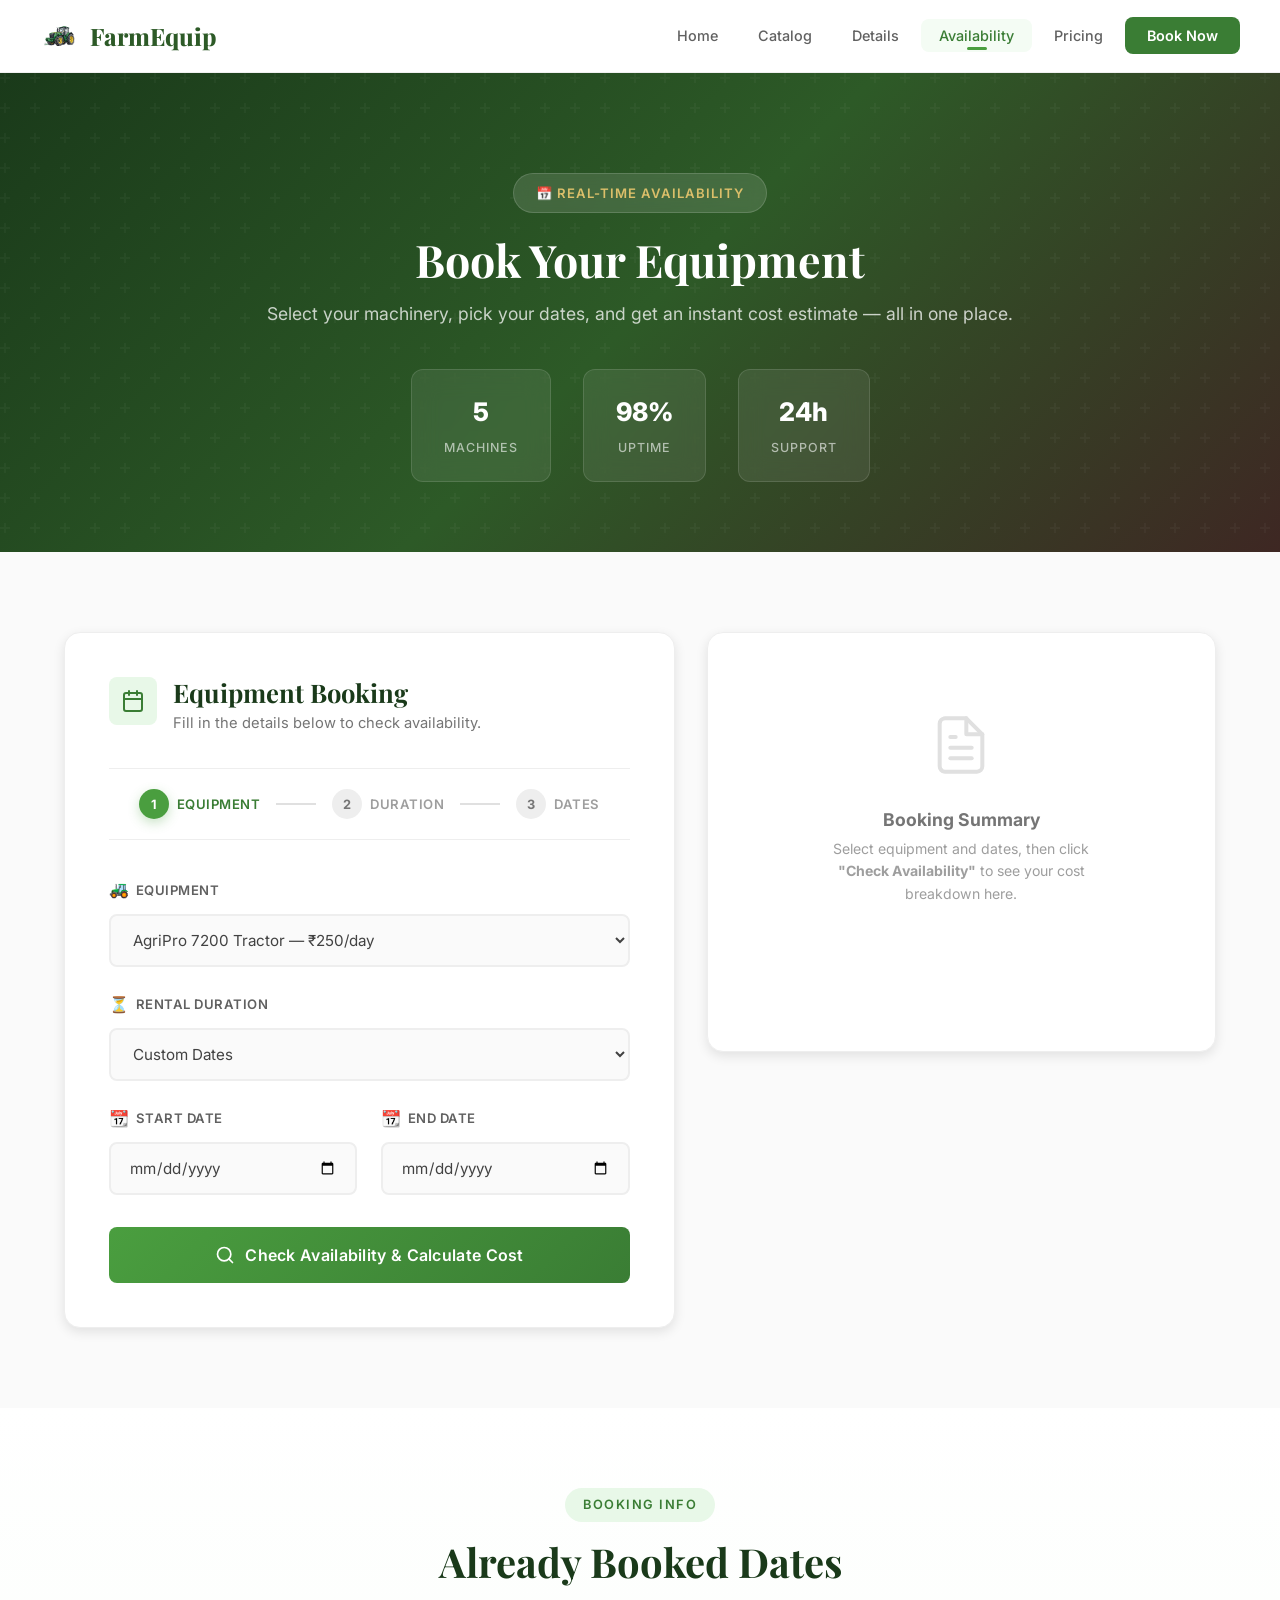
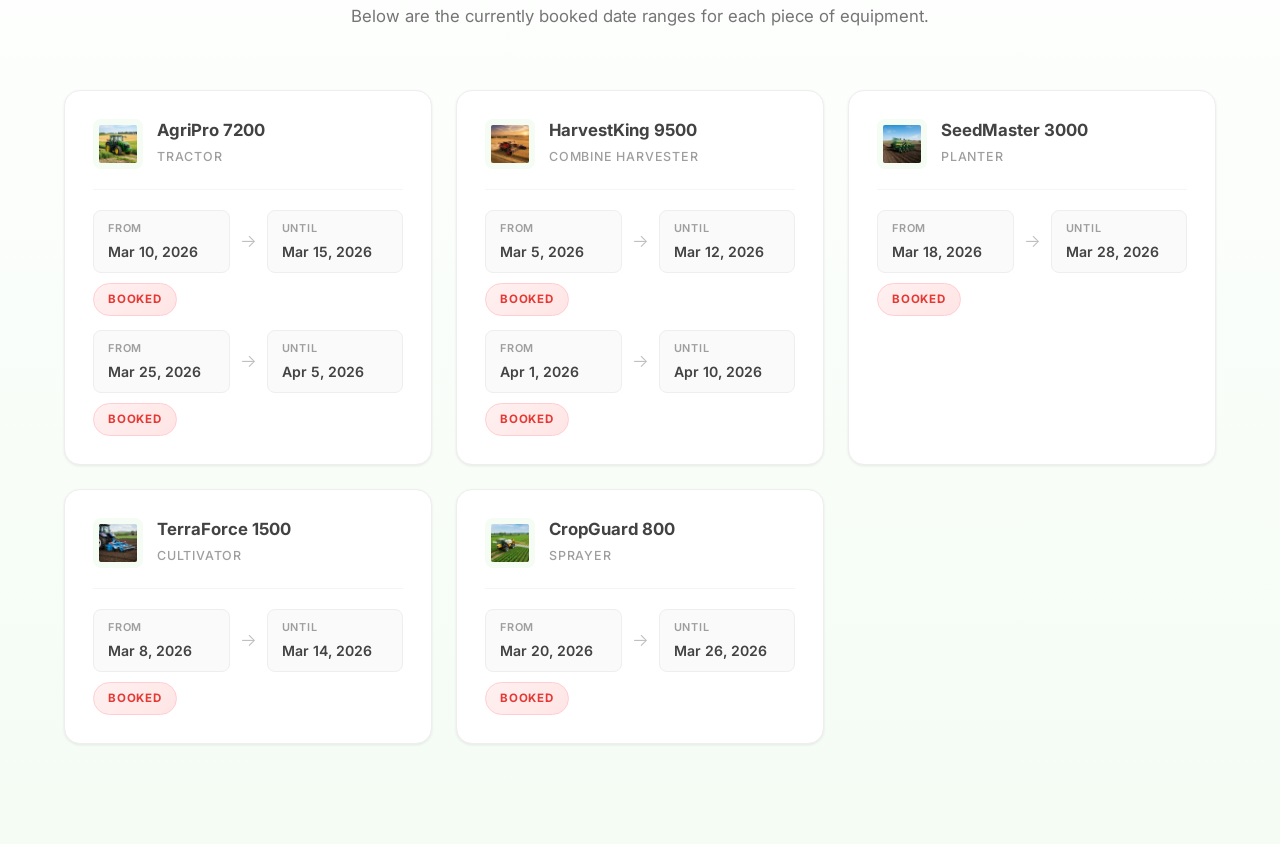
<file: FarmEquip/availability.html>
<!DOCTYPE html>
<html lang="en">

<head>
    <meta charset="UTF-8">
    <meta name="viewport" content="width=device-width, initial-scale=1.0">
    <meta name="description"
        content="Check equipment availability and book your agricultural machinery at FarmEquip. Real-time booking validation and rental cost calculator.">
    <title>Check Availability | FarmEquip</title>
    <link rel="stylesheet" href="common.css">
    <link rel="stylesheet" href="availability.css">
</head>

<body>
    <nav class="navbar" id="navbar">
        <div class="nav-inner">
            <a href="index.html" class="nav-logo">
                <img src="images/logo.png" alt="FarmEquip Logo" class="nav-logo-img">
                FarmEquip
            </a>
            <ul class="nav-links" id="navLinks">
                <li><a href="index.html">Home</a></li>
                <li><a href="catalog.html">Catalog</a></li>
                <li><a href="details.html">Details</a></li>
                <li><a href="availability.html" class="active">Availability</a></li>
                <li><a href="pricing.html">Pricing</a></li>
                <li><a href="availability.html" class="nav-cta">Book Now</a></li>
            </ul>
            <button class="hamburger" id="hamburger"
                aria-label="Toggle navigation"><span></span><span></span><span></span></button>
        </div>
    </nav>

    <header class="page-header avail-hero">
        <div class="hero-content">
            <span class="hero-badge">📅 Real-Time Availability</span>
            <h1>Book Your Equipment</h1>
            <p>Select your machinery, pick your dates, and get an instant cost estimate — all in one place.</p>
        </div>
        <div class="hero-stats">
            <div class="hero-stat">
                <span class="stat-number">5</span>
                <span class="stat-label">Machines</span>
            </div>
            <div class="hero-stat">
                <span class="stat-number">98%</span>
                <span class="stat-label">Uptime</span>
            </div>
            <div class="hero-stat">
                <span class="stat-number">24h</span>
                <span class="stat-label">Support</span>
            </div>
        </div>
    </header>

    <section class="section booking-section">
        <div class="container">
            <div class="booking-layout">

                <div class="booking-card">
                    <div class="card-header">
                        <div class="card-icon">
                            <svg width="24" height="24" viewBox="0 0 24 24" fill="none" stroke="currentColor"
                                stroke-width="2" stroke-linecap="round" stroke-linejoin="round">
                                <rect x="3" y="4" width="18" height="18" rx="2" ry="2"></rect>
                                <line x1="16" y1="2" x2="16" y2="6"></line>
                                <line x1="8" y1="2" x2="8" y2="6"></line>
                                <line x1="3" y1="10" x2="21" y2="10"></line>
                            </svg>
                        </div>
                        <div>
                            <h2>Equipment Booking</h2>
                            <p>Fill in the details below to check availability.</p>
                        </div>
                    </div>

                    <div class="form-steps">
                        <div class="step active" data-step="1">
                            <span class="step-number">1</span>
                            <span class="step-text">Equipment</span>
                        </div>
                        <div class="step-line"></div>
                        <div class="step" data-step="2">
                            <span class="step-number">2</span>
                            <span class="step-text">Duration</span>
                        </div>
                        <div class="step-line"></div>
                        <div class="step" data-step="3">
                            <span class="step-number">3</span>
                            <span class="step-text">Dates</span>
                        </div>
                    </div>

                    <div class="form-grid">
                        <div class="form-group full-width">
                            <label for="equipmentSelect">
                                <span class="label-icon">🚜</span> Equipment
                            </label>
                            <select id="equipmentSelect">
                                <option value="1">AgriPro 7200 Tractor — ₹250/day</option>
                                <option value="2">HarvestKing 9500 Combine — ₹450/day</option>
                                <option value="3">SeedMaster 3000 Planter — ₹150/day</option>
                                <option value="4">TerraForce 1500 Cultivator — ₹120/day</option>
                                <option value="5">CropGuard 800 Sprayer — ₹300/day</option>
                            </select>
                        </div>
                        <div class="form-group full-width">
                            <label for="rentalDuration">
                                <span class="label-icon">⏳</span> Rental Duration
                            </label>
                            <select id="rentalDuration">
                                <option value="custom">Custom Dates</option>
                                <option value="7">1 Week</option>
                                <option value="14">2 Weeks</option>
                                <option value="30">1 Month</option>
                                <option value="90">Full Season (3 Months)</option>
                            </select>
                        </div>
                        <div class="form-group">
                            <label for="startDate">
                                <span class="label-icon">📆</span> Start Date
                            </label>
                            <input type="date" id="startDate">
                        </div>
                        <div class="form-group">
                            <label for="endDate">
                                <span class="label-icon">📆</span> End Date
                            </label>
                            <input type="date" id="endDate">
                        </div>
                    </div>
                    <button class="btn btn-primary check-btn" id="checkAvailability">
                        <svg width="20" height="20" viewBox="0 0 24 24" fill="none" stroke="currentColor"
                            stroke-width="2" stroke-linecap="round" stroke-linejoin="round">
                            <circle cx="11" cy="11" r="8"></circle>
                            <line x1="21" y1="21" x2="16.65" y2="16.65"></line>
                        </svg>
                        Check Availability & Calculate Cost
                    </button>
                </div>

                <div class="summary-card" id="bookingSummary">
                    <div class="summary-placeholder" id="summaryPlaceholder">
                        <div class="placeholder-icon">
                            <svg width="64" height="64" viewBox="0 0 24 24" fill="none" stroke="currentColor"
                                stroke-width="1.5" stroke-linecap="round" stroke-linejoin="round">
                                <path d="M14 2H6a2 2 0 0 0-2 2v16a2 2 0 0 0 2 2h12a2 2 0 0 0 2-2V8z"></path>
                                <polyline points="14 2 14 8 20 8"></polyline>
                                <line x1="16" y1="13" x2="8" y2="13"></line>
                                <line x1="16" y1="17" x2="8" y2="17"></line>
                                <polyline points="10 9 9 9 8 9"></polyline>
                            </svg>
                        </div>
                        <h3>Booking Summary</h3>
                        <p>Select equipment and dates, then click <strong>"Check Availability"</strong> to see your cost
                            breakdown here.</p>
                    </div>
                    <div class="summary-result" id="summaryResult" style="display:none;">
                        <div class="summary-header">
                            <span class="summary-icon">📋</span>
                            <h3>Booking Summary</h3>
                        </div>
                        <div id="availStatus"></div>
                        <div id="summaryDetails"></div>
                    </div>
                </div>
            </div>
        </div>
    </section>

    <section class="section booked-section">
        <div class="container">
            <div class="section-header">
                <span class="section-tag">Booking Info</span>
                <h2>Already Booked Dates</h2>
                <p>Below are the currently booked date ranges for each piece of equipment.</p>
            </div>
            <div class="booked-grid">

                <div class="booked-card">
                    <div class="booked-card-header">
                        <img src="images/tractor.png" alt="AgriPro 7200">
                        <div>
                            <h4>AgriPro 7200</h4>
                            <span class="booked-type">Tractor</span>
                        </div>
                    </div>
                    <div class="booked-dates-list">
                        <div class="date-range">
                            <div class="date-chip">
                                <span class="date-label">From</span>
                                <span class="date-value">Mar 10, 2026</span>
                            </div>
                            <span class="date-arrow">→</span>
                            <div class="date-chip">
                                <span class="date-label">Until</span>
                                <span class="date-value">Mar 15, 2026</span>
                            </div>
                            <span class="booked-badge">Booked</span>
                        </div>
                        <div class="date-range">
                            <div class="date-chip">
                                <span class="date-label">From</span>
                                <span class="date-value">Mar 25, 2026</span>
                            </div>
                            <span class="date-arrow">→</span>
                            <div class="date-chip">
                                <span class="date-label">Until</span>
                                <span class="date-value">Apr 5, 2026</span>
                            </div>
                            <span class="booked-badge">Booked</span>
                        </div>
                    </div>
                </div>

                <div class="booked-card">
                    <div class="booked-card-header">
                        <img src="images/harvester.png" alt="HarvestKing 9500">
                        <div>
                            <h4>HarvestKing 9500</h4>
                            <span class="booked-type">Combine Harvester</span>
                        </div>
                    </div>
                    <div class="booked-dates-list">
                        <div class="date-range">
                            <div class="date-chip">
                                <span class="date-label">From</span>
                                <span class="date-value">Mar 5, 2026</span>
                            </div>
                            <span class="date-arrow">→</span>
                            <div class="date-chip">
                                <span class="date-label">Until</span>
                                <span class="date-value">Mar 12, 2026</span>
                            </div>
                            <span class="booked-badge">Booked</span>
                        </div>
                        <div class="date-range">
                            <div class="date-chip">
                                <span class="date-label">From</span>
                                <span class="date-value">Apr 1, 2026</span>
                            </div>
                            <span class="date-arrow">→</span>
                            <div class="date-chip">
                                <span class="date-label">Until</span>
                                <span class="date-value">Apr 10, 2026</span>
                            </div>
                            <span class="booked-badge">Booked</span>
                        </div>
                    </div>
                </div>

                <div class="booked-card">
                    <div class="booked-card-header">
                        <img src="images/seeder.png" alt="SeedMaster 3000">
                        <div>
                            <h4>SeedMaster 3000</h4>
                            <span class="booked-type">Planter</span>
                        </div>
                    </div>
                    <div class="booked-dates-list">
                        <div class="date-range">
                            <div class="date-chip">
                                <span class="date-label">From</span>
                                <span class="date-value">Mar 18, 2026</span>
                            </div>
                            <span class="date-arrow">→</span>
                            <div class="date-chip">
                                <span class="date-label">Until</span>
                                <span class="date-value">Mar 28, 2026</span>
                            </div>
                            <span class="booked-badge">Booked</span>
                        </div>
                    </div>
                </div>

                <div class="booked-card">
                    <div class="booked-card-header">
                        <img src="images/cultivator.png" alt="TerraForce 1500">
                        <div>
                            <h4>TerraForce 1500</h4>
                            <span class="booked-type">Cultivator</span>
                        </div>
                    </div>
                    <div class="booked-dates-list">
                        <div class="date-range">
                            <div class="date-chip">
                                <span class="date-label">From</span>
                                <span class="date-value">Mar 8, 2026</span>
                            </div>
                            <span class="date-arrow">→</span>
                            <div class="date-chip">
                                <span class="date-label">Until</span>
                                <span class="date-value">Mar 14, 2026</span>
                            </div>
                            <span class="booked-badge">Booked</span>
                        </div>
                    </div>
                </div>

                <div class="booked-card">
                    <div class="booked-card-header">
                        <img src="images/sprayer.png" alt="CropGuard 800">
                        <div>
                            <h4>CropGuard 800</h4>
                            <span class="booked-type">Sprayer</span>
                        </div>
                    </div>
                    <div class="booked-dates-list">
                        <div class="date-range">
                            <div class="date-chip">
                                <span class="date-label">From</span>
                                <span class="date-value">Mar 20, 2026</span>
                            </div>
                            <span class="date-arrow">→</span>
                            <div class="date-chip">
                                <span class="date-label">Until</span>
                                <span class="date-value">Mar 26, 2026</span>
                            </div>
                            <span class="booked-badge">Booked</span>
                        </div>
                    </div>
                </div>
            </div>
        </div>
    </section>

    <script src="common.js"></script>
    <script src="availability.js"></script>
</body>

</html>
</file>
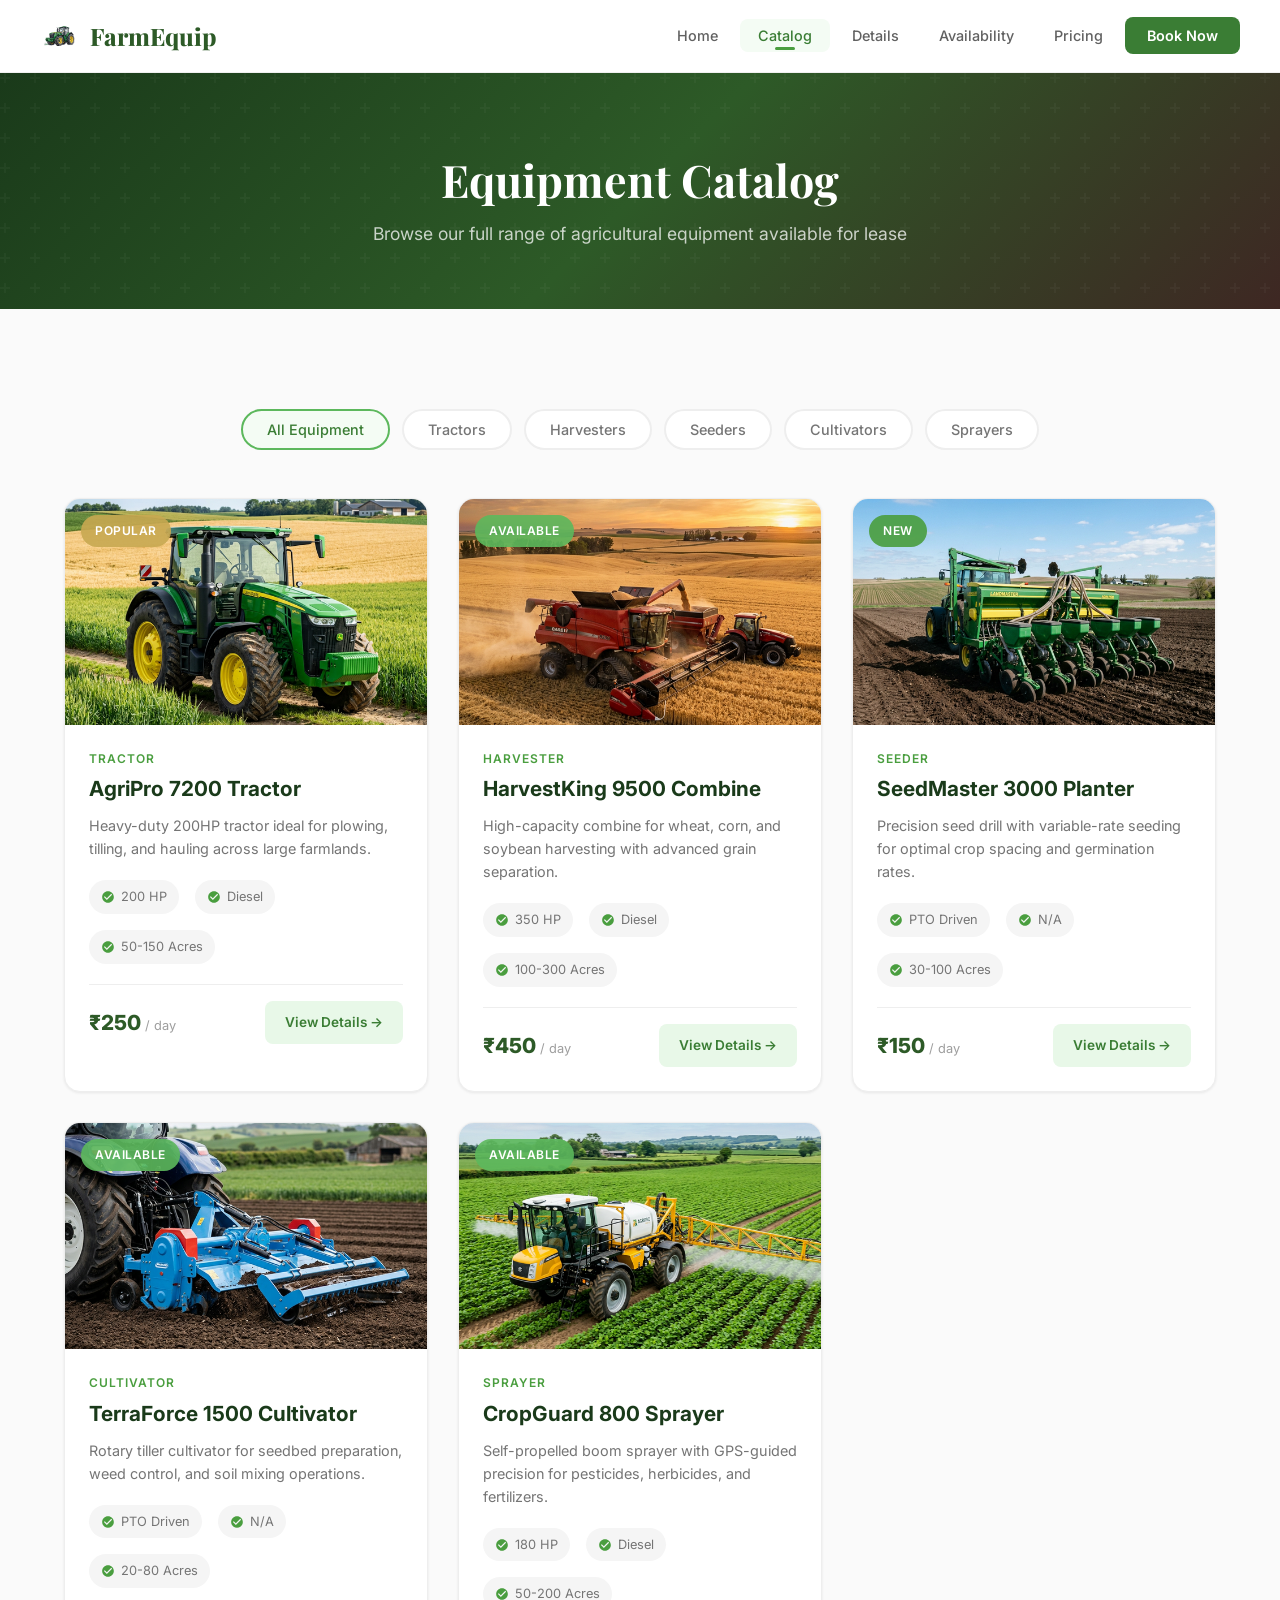
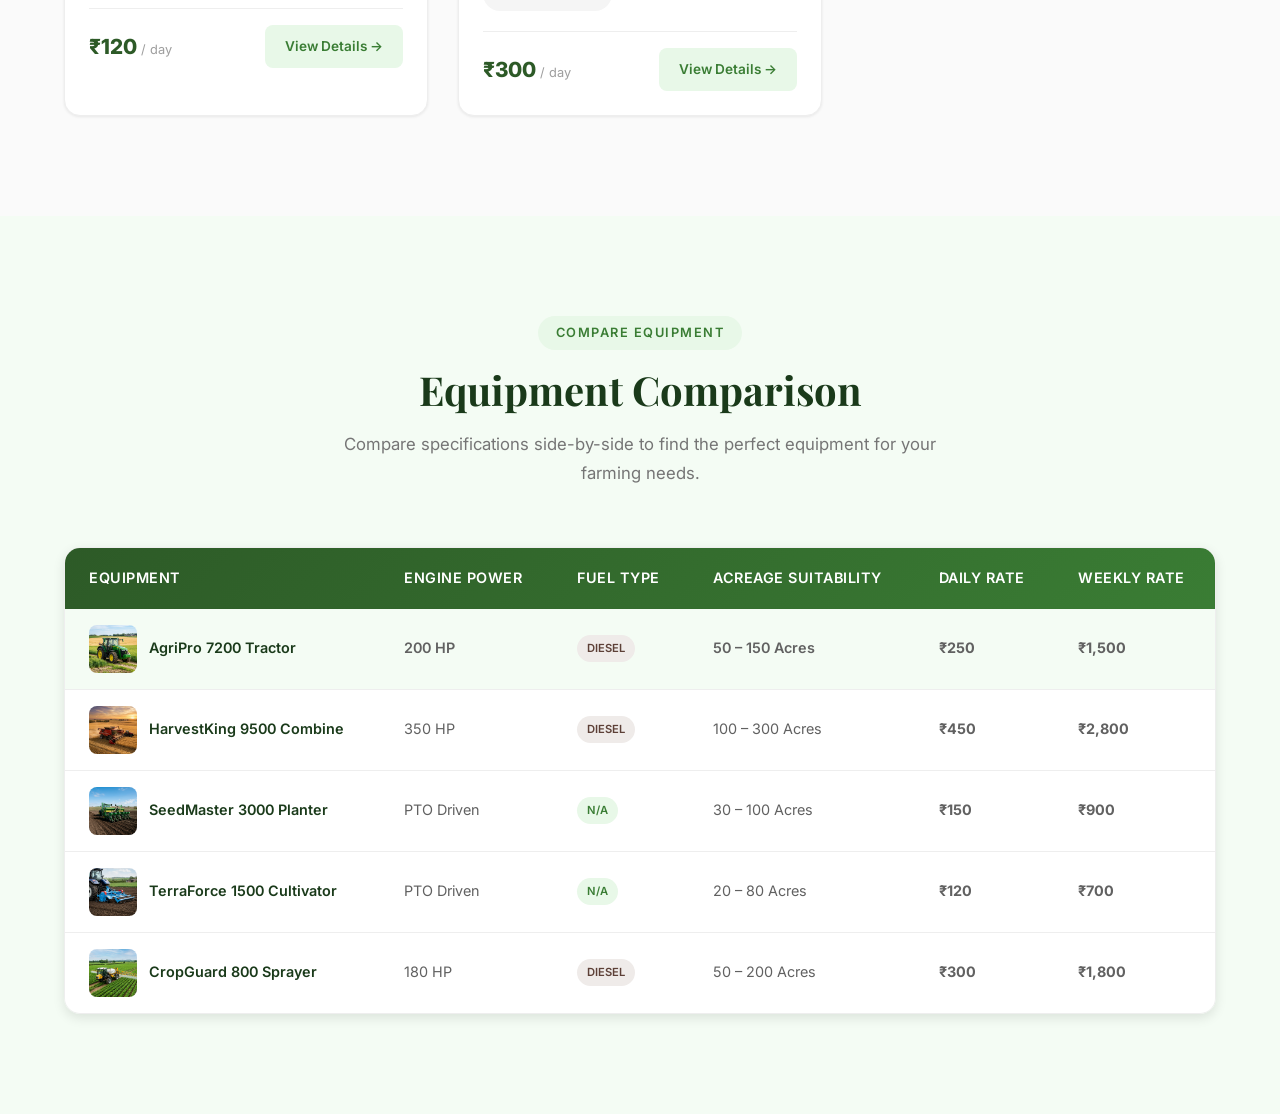
<file: FarmEquip/catalog.html>
<!DOCTYPE html>
<html lang="en">

<head>
    <meta charset="UTF-8">
    <meta name="viewport" content="width=device-width, initial-scale=1.0">
    <meta name="description"
        content="Browse our complete catalog of tractors, harvesters, seeders, cultivators, and sprayers available for lease at FarmEquip.">
    <title>Equipment Catalog | FarmEquip</title>
    <link rel="stylesheet" href="common.css">
    <link rel="stylesheet" href="catalog.css">
</head>

<body>

    <nav class="navbar" id="navbar">
        <div class="nav-inner">
            <a href="index.html" class="nav-logo">
                <img src="images/logo.png" alt="FarmEquip Logo" class="nav-logo-img">
                FarmEquip
            </a>
            <ul class="nav-links" id="navLinks">
                <li><a href="index.html">Home</a></li>
                <li><a href="catalog.html" class="active">Catalog</a></li>
                <li><a href="details.html">Details</a></li>
                <li><a href="availability.html">Availability</a></li>
                <li><a href="pricing.html">Pricing</a></li>
                <li><a href="availability.html" class="nav-cta">Book Now</a></li>
            </ul>
            <button class="hamburger" id="hamburger" aria-label="Toggle navigation">
                <span></span>
                <span></span>
                <span></span>
            </button>
        </div>
    </nav>

    <header class="page-header">
        <h1>Equipment Catalog</h1>
        <p>Browse our full range of agricultural equipment available for lease</p>
    </header>

    <section class="section">
        <div class="container">
            <div class="catalog-filters">
                <button class="filter-btn active" data-filter="all">All Equipment</button>
                <button class="filter-btn" data-filter="Tractor">Tractors</button>
                <button class="filter-btn" data-filter="Harvester">Harvesters</button>
                <button class="filter-btn" data-filter="Seeder">Seeders</button>
                <button class="filter-btn" data-filter="Cultivator">Cultivators</button>
                <button class="filter-btn" data-filter="Sprayer">Sprayers</button>
            </div>

            <div class="equipment-grid">
                <article class="equipment-card" data-category="Tractor">
                    <div class="card-image">
                        <img src="images/tractor.png" alt="AgriPro 7200 Tractor">
                        <span class="card-badge badge-popular">Popular</span>
                    </div>
                    <div class="card-body">
                        <div class="card-category">Tractor</div>
                        <h3>AgriPro 7200 Tractor</h3>
                        <p>Heavy-duty 200HP tractor ideal for plowing, tilling, and hauling across large farmlands.</p>
                        <div class="card-specs">
                            <span class="spec-item">
                                <svg viewBox="0 0 24 24">
                                    <path
                                        d="M12 2C6.48 2 2 6.48 2 12s4.48 10 10 10 10-4.48 10-10S17.52 2 12 2zm-2 15l-5-5 1.41-1.41L10 14.17l7.59-7.59L19 8l-9 9z" />
                                </svg>
                                200 HP
                            </span>
                            <span class="spec-item">
                                <svg viewBox="0 0 24 24">
                                    <path
                                        d="M12 2C6.48 2 2 6.48 2 12s4.48 10 10 10 10-4.48 10-10S17.52 2 12 2zm-2 15l-5-5 1.41-1.41L10 14.17l7.59-7.59L19 8l-9 9z" />
                                </svg>
                                Diesel
                            </span>
                            <span class="spec-item">
                                <svg viewBox="0 0 24 24">
                                    <path
                                        d="M12 2C6.48 2 2 6.48 2 12s4.48 10 10 10 10-4.48 10-10S17.52 2 12 2zm-2 15l-5-5 1.41-1.41L10 14.17l7.59-7.59L19 8l-9 9z" />
                                </svg>
                                50-150 Acres
                            </span>
                        </div>
                        <div class="card-footer">
                            <div class="card-price">₹250 <span>/ day</span></div>
                            <a href="details.html?id=1" class="card-link">View Details →</a>
                        </div>
                    </div>
                </article>

                <article class="equipment-card" data-category="Harvester">
                    <div class="card-image">
                        <img src="images/harvester.png" alt="HarvestKing 9500 Combine Harvester">
                        <span class="card-badge badge-available">Available</span>
                    </div>
                    <div class="card-body">
                        <div class="card-category">Harvester</div>
                        <h3>HarvestKing 9500 Combine</h3>
                        <p>High-capacity combine for wheat, corn, and soybean harvesting with advanced grain separation.
                        </p>
                        <div class="card-specs">
                            <span class="spec-item">
                                <svg viewBox="0 0 24 24">
                                    <path
                                        d="M12 2C6.48 2 2 6.48 2 12s4.48 10 10 10 10-4.48 10-10S17.52 2 12 2zm-2 15l-5-5 1.41-1.41L10 14.17l7.59-7.59L19 8l-9 9z" />
                                </svg>
                                350 HP
                            </span>
                            <span class="spec-item">
                                <svg viewBox="0 0 24 24">
                                    <path
                                        d="M12 2C6.48 2 2 6.48 2 12s4.48 10 10 10 10-4.48 10-10S17.52 2 12 2zm-2 15l-5-5 1.41-1.41L10 14.17l7.59-7.59L19 8l-9 9z" />
                                </svg>
                                Diesel
                            </span>
                            <span class="spec-item">
                                <svg viewBox="0 0 24 24">
                                    <path
                                        d="M12 2C6.48 2 2 6.48 2 12s4.48 10 10 10 10-4.48 10-10S17.52 2 12 2zm-2 15l-5-5 1.41-1.41L10 14.17l7.59-7.59L19 8l-9 9z" />
                                </svg>
                                100-300 Acres
                            </span>
                        </div>
                        <div class="card-footer">
                            <div class="card-price">₹450 <span>/ day</span></div>
                            <a href="details.html?id=2" class="card-link">View Details →</a>
                        </div>
                    </div>
                </article>

                <article class="equipment-card" data-category="Seeder">
                    <div class="card-image">
                        <img src="images/seeder.png" alt="SeedMaster 3000 Planter">
                        <span class="card-badge badge-new">New</span>
                    </div>
                    <div class="card-body">
                        <div class="card-category">Seeder</div>
                        <h3>SeedMaster 3000 Planter</h3>
                        <p>Precision seed drill with variable-rate seeding for optimal crop spacing and germination
                            rates.</p>
                        <div class="card-specs">
                            <span class="spec-item">
                                <svg viewBox="0 0 24 24">
                                    <path
                                        d="M12 2C6.48 2 2 6.48 2 12s4.48 10 10 10 10-4.48 10-10S17.52 2 12 2zm-2 15l-5-5 1.41-1.41L10 14.17l7.59-7.59L19 8l-9 9z" />
                                </svg>
                                PTO Driven
                            </span>
                            <span class="spec-item">
                                <svg viewBox="0 0 24 24">
                                    <path
                                        d="M12 2C6.48 2 2 6.48 2 12s4.48 10 10 10 10-4.48 10-10S17.52 2 12 2zm-2 15l-5-5 1.41-1.41L10 14.17l7.59-7.59L19 8l-9 9z" />
                                </svg>
                                N/A
                            </span>
                            <span class="spec-item">
                                <svg viewBox="0 0 24 24">
                                    <path
                                        d="M12 2C6.48 2 2 6.48 2 12s4.48 10 10 10 10-4.48 10-10S17.52 2 12 2zm-2 15l-5-5 1.41-1.41L10 14.17l7.59-7.59L19 8l-9 9z" />
                                </svg>
                                30-100 Acres
                            </span>
                        </div>
                        <div class="card-footer">
                            <div class="card-price">₹150 <span>/ day</span></div>
                            <a href="details.html?id=3" class="card-link">View Details →</a>
                        </div>
                    </div>
                </article>

                <article class="equipment-card" data-category="Cultivator">
                    <div class="card-image">
                        <img src="images/cultivator.png" alt="TerraForce 1500 Cultivator">
                        <span class="card-badge badge-available">Available</span>
                    </div>
                    <div class="card-body">
                        <div class="card-category">Cultivator</div>
                        <h3>TerraForce 1500 Cultivator</h3>
                        <p>Rotary tiller cultivator for seedbed preparation, weed control, and soil mixing operations.
                        </p>
                        <div class="card-specs">
                            <span class="spec-item">
                                <svg viewBox="0 0 24 24">
                                    <path
                                        d="M12 2C6.48 2 2 6.48 2 12s4.48 10 10 10 10-4.48 10-10S17.52 2 12 2zm-2 15l-5-5 1.41-1.41L10 14.17l7.59-7.59L19 8l-9 9z" />
                                </svg>
                                PTO Driven
                            </span>
                            <span class="spec-item">
                                <svg viewBox="0 0 24 24">
                                    <path
                                        d="M12 2C6.48 2 2 6.48 2 12s4.48 10 10 10 10-4.48 10-10S17.52 2 12 2zm-2 15l-5-5 1.41-1.41L10 14.17l7.59-7.59L19 8l-9 9z" />
                                </svg>
                                N/A
                            </span>
                            <span class="spec-item">
                                <svg viewBox="0 0 24 24">
                                    <path
                                        d="M12 2C6.48 2 2 6.48 2 12s4.48 10 10 10 10-4.48 10-10S17.52 2 12 2zm-2 15l-5-5 1.41-1.41L10 14.17l7.59-7.59L19 8l-9 9z" />
                                </svg>
                                20-80 Acres
                            </span>
                        </div>
                        <div class="card-footer">
                            <div class="card-price">₹120 <span>/ day</span></div>
                            <a href="details.html?id=4" class="card-link">View Details →</a>
                        </div>
                    </div>
                </article>

                <article class="equipment-card" data-category="Sprayer">
                    <div class="card-image">
                        <img src="images/sprayer.png" alt="CropGuard 800 Sprayer">
                        <span class="card-badge badge-available">Available</span>
                    </div>
                    <div class="card-body">
                        <div class="card-category">Sprayer</div>
                        <h3>CropGuard 800 Sprayer</h3>
                        <p>Self-propelled boom sprayer with GPS-guided precision for pesticides, herbicides, and
                            fertilizers.</p>
                        <div class="card-specs">
                            <span class="spec-item">
                                <svg viewBox="0 0 24 24">
                                    <path
                                        d="M12 2C6.48 2 2 6.48 2 12s4.48 10 10 10 10-4.48 10-10S17.52 2 12 2zm-2 15l-5-5 1.41-1.41L10 14.17l7.59-7.59L19 8l-9 9z" />
                                </svg>
                                180 HP
                            </span>
                            <span class="spec-item">
                                <svg viewBox="0 0 24 24">
                                    <path
                                        d="M12 2C6.48 2 2 6.48 2 12s4.48 10 10 10 10-4.48 10-10S17.52 2 12 2zm-2 15l-5-5 1.41-1.41L10 14.17l7.59-7.59L19 8l-9 9z" />
                                </svg>
                                Diesel
                            </span>
                            <span class="spec-item">
                                <svg viewBox="0 0 24 24">
                                    <path
                                        d="M12 2C6.48 2 2 6.48 2 12s4.48 10 10 10 10-4.48 10-10S17.52 2 12 2zm-2 15l-5-5 1.41-1.41L10 14.17l7.59-7.59L19 8l-9 9z" />
                                </svg>
                                50-200 Acres
                            </span>
                        </div>
                        <div class="card-footer">
                            <div class="card-price">₹300 <span>/ day</span></div>
                            <a href="details.html?id=5" class="card-link">View Details →</a>
                        </div>
                    </div>
                </article>
            </div>
        </div>
    </section>

    <section class="section" style="background: var(--green-50);">
        <div class="container">
            <div class="section-header">
                <span class="section-tag">Compare Equipment</span>
                <h2>Equipment Comparison</h2>
                <p>Compare specifications side-by-side to find the perfect equipment for your farming needs.</p>
            </div>
            <div class="table-wrapper">
                <table class="comparison-table">
                    <thead>
                        <tr>
                            <th>Equipment</th>
                            <th>Engine Power</th>
                            <th>Fuel Type</th>
                            <th>Acreage Suitability</th>
                            <th>Daily Rate</th>
                            <th>Weekly Rate</th>
                        </tr>
                    </thead>
                    <tbody>
                        <tr class="highlight-row">
                            <td>
                                <div class="table-equipment-name">
                                    <img src="images/tractor.png" alt="Tractor">
                                    AgriPro 7200 Tractor
                                </div>
                            </td>
                            <td>200 HP</td>
                            <td><span class="table-tag tag-diesel">Diesel</span></td>
                            <td>50 – 150 Acres</td>
                            <td><strong>₹250</strong></td>
                            <td><strong>₹1,500</strong></td>
                        </tr>
                        <tr>
                            <td>
                                <div class="table-equipment-name">
                                    <img src="images/harvester.png" alt="Harvester">
                                    HarvestKing 9500 Combine
                                </div>
                            </td>
                            <td>350 HP</td>
                            <td><span class="table-tag tag-diesel">Diesel</span></td>
                            <td>100 – 300 Acres</td>
                            <td><strong>₹450</strong></td>
                            <td><strong>₹2,800</strong></td>
                        </tr>
                        <tr>
                            <td>
                                <div class="table-equipment-name">
                                    <img src="images/seeder.png" alt="Seeder">
                                    SeedMaster 3000 Planter
                                </div>
                            </td>
                            <td>PTO Driven</td>
                            <td><span class="table-tag tag-electric">N/A</span></td>
                            <td>30 – 100 Acres</td>
                            <td><strong>₹150</strong></td>
                            <td><strong>₹900</strong></td>
                        </tr>
                        <tr>
                            <td>
                                <div class="table-equipment-name">
                                    <img src="images/cultivator.png" alt="Cultivator">
                                    TerraForce 1500 Cultivator
                                </div>
                            </td>
                            <td>PTO Driven</td>
                            <td><span class="table-tag tag-electric">N/A</span></td>
                            <td>20 – 80 Acres</td>
                            <td><strong>₹120</strong></td>
                            <td><strong>₹700</strong></td>
                        </tr>
                        <tr>
                            <td>
                                <div class="table-equipment-name">
                                    <img src="images/sprayer.png" alt="Sprayer">
                                    CropGuard 800 Sprayer
                                </div>
                            </td>
                            <td>180 HP</td>
                            <td><span class="table-tag tag-diesel">Diesel</span></td>
                            <td>50 – 200 Acres</td>
                            <td><strong>₹300</strong></td>
                            <td><strong>₹1,800</strong></td>
                        </tr>
                    </tbody>
                </table>
            </div>
        </div>
    </section>

    <script src="common.js"></script>
    <script src="catalog.js"></script>
</body>

</html>
</file>
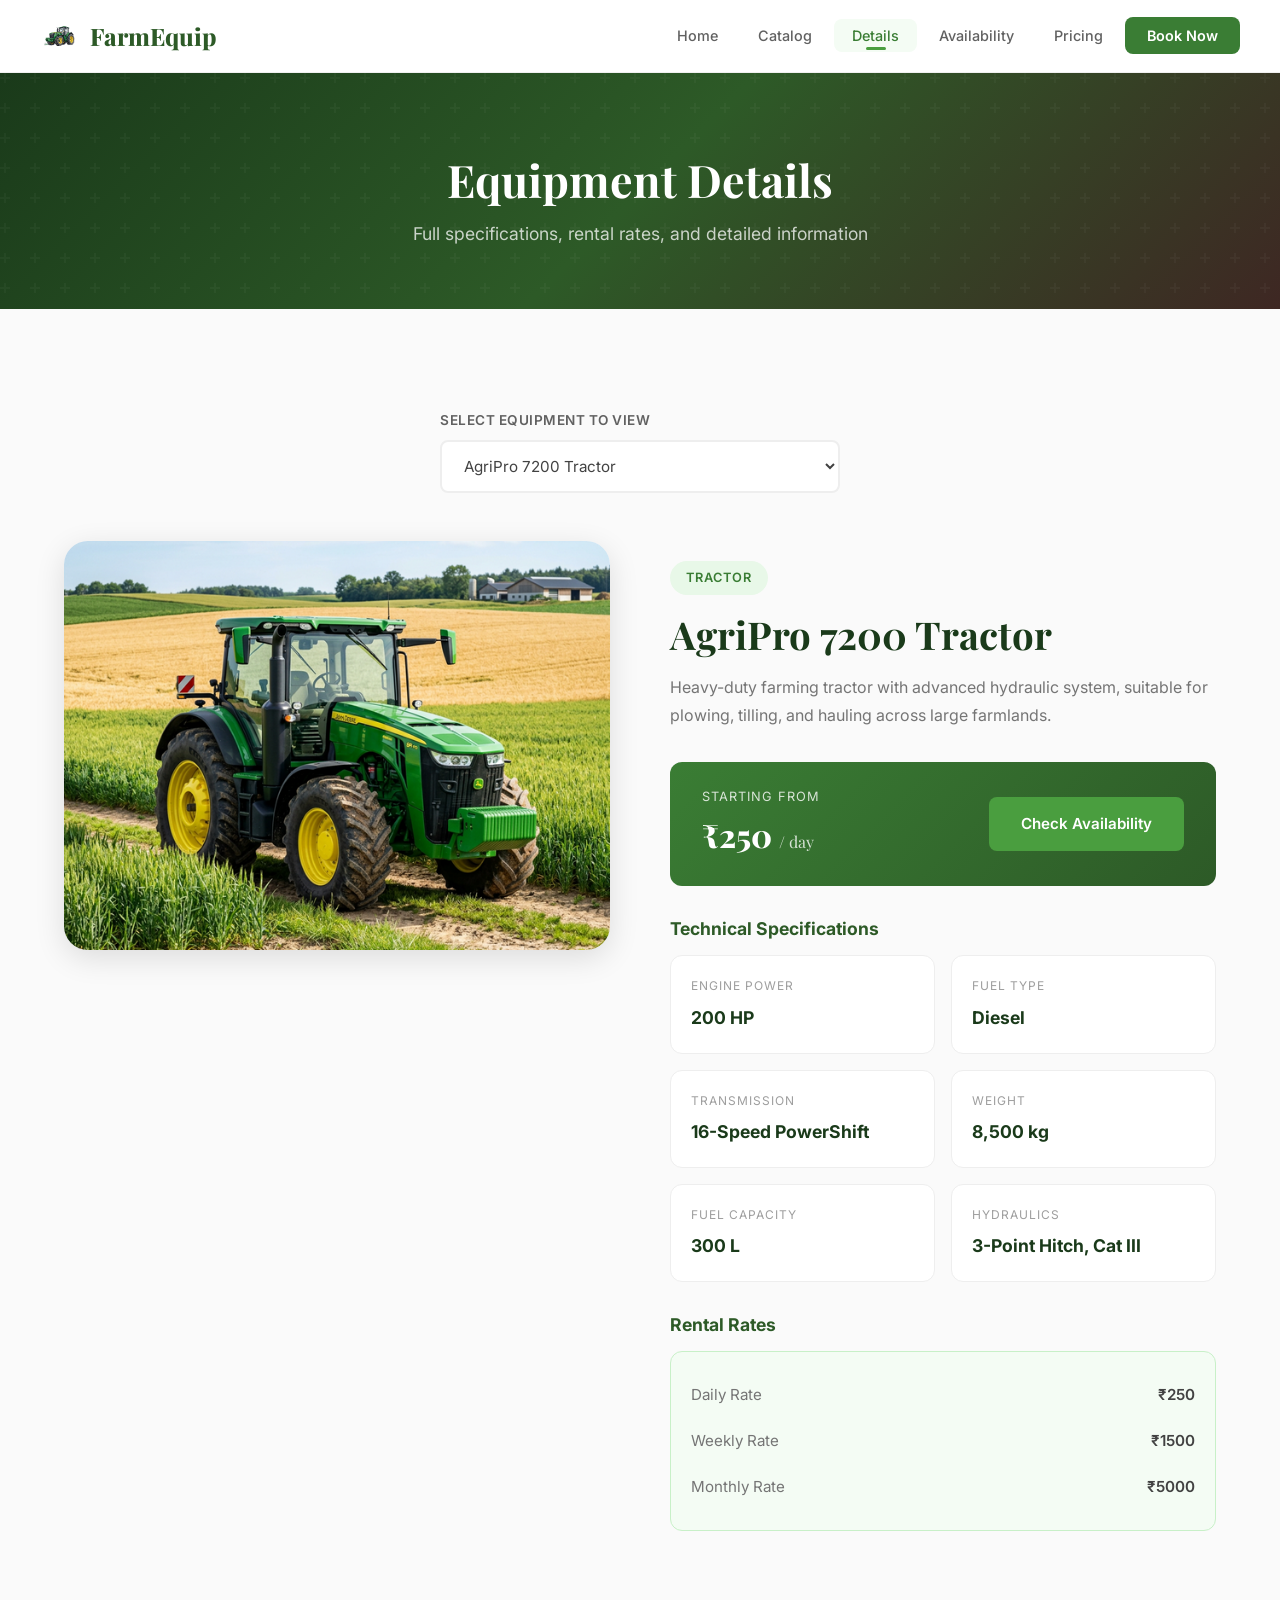
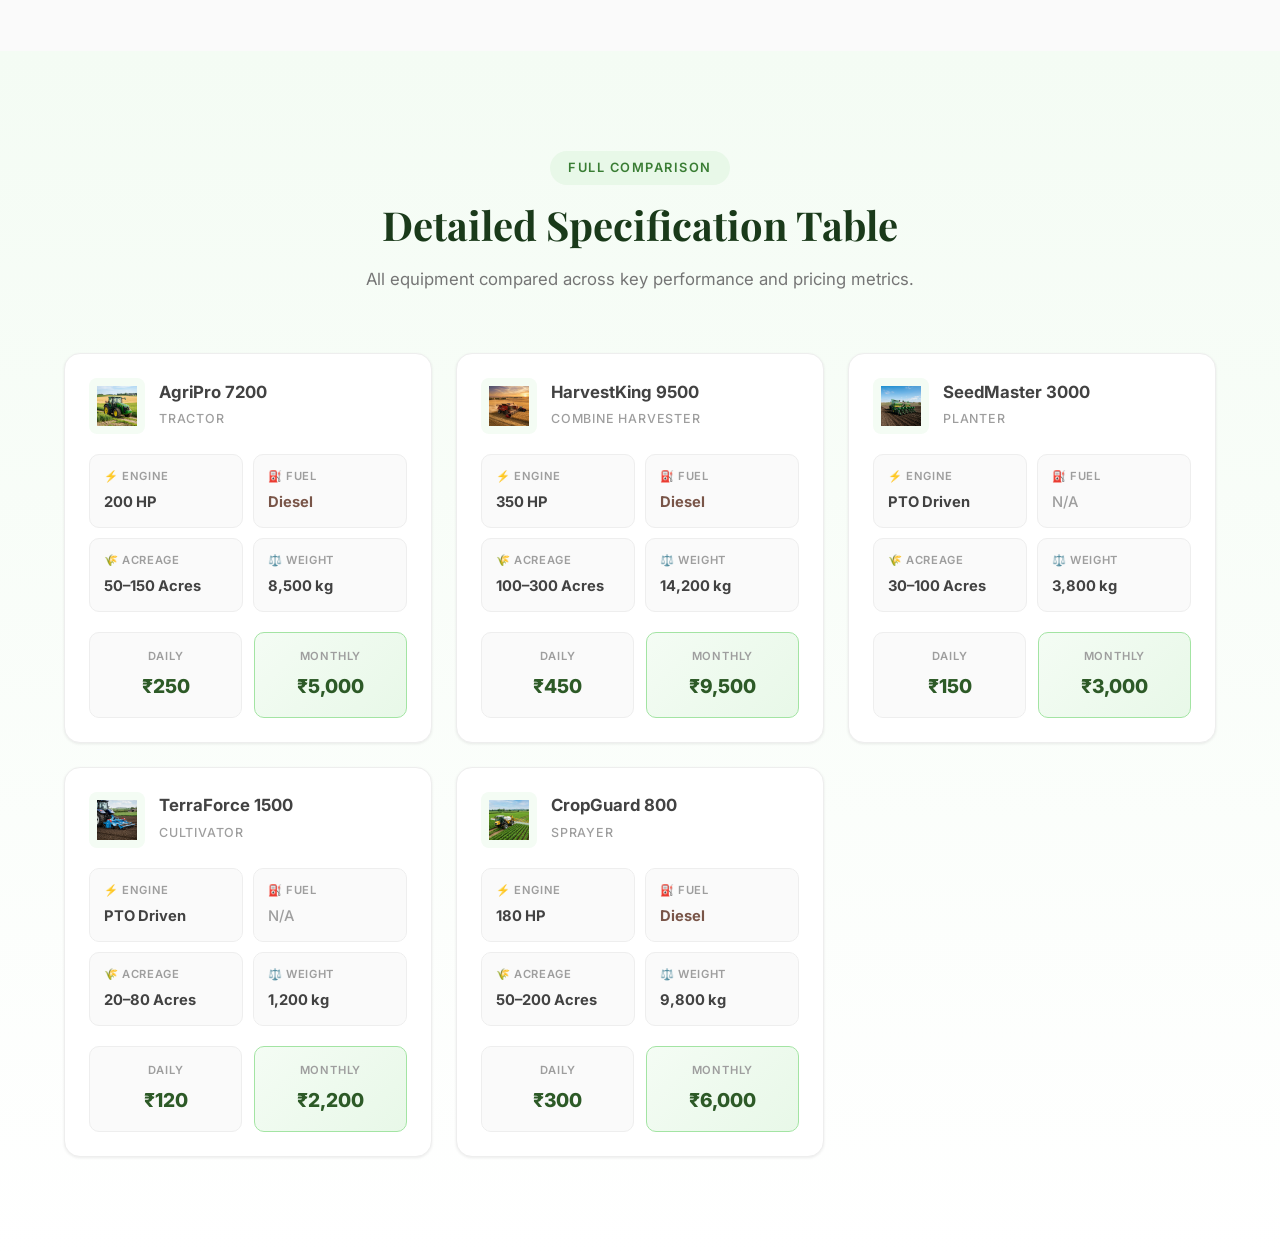
<file: FarmEquip/details.html>
<!DOCTYPE html>
<html lang="en">

<head>
    <meta charset="UTF-8">
    <meta name="viewport" content="width=device-width, initial-scale=1.0">
    <meta name="description"
        content="View full specifications including engine power, fuel type, acreage suitability, and rental rates for FarmEquip agricultural machinery.">
    <title>Equipment Details | FarmEquip</title>
    <link rel="stylesheet" href="common.css">
    <link rel="stylesheet" href="details.css">
</head>

<body>
    <nav class="navbar" id="navbar">
        <div class="nav-inner">
            <a href="index.html" class="nav-logo">
                <img src="images/logo.png" alt="FarmEquip Logo" class="nav-logo-img">
                FarmEquip
            </a>
            <ul class="nav-links" id="navLinks">
                <li><a href="index.html">Home</a></li>
                <li><a href="catalog.html">Catalog</a></li>
                <li><a href="details.html" class="active">Details</a></li>
                <li><a href="availability.html">Availability</a></li>
                <li><a href="pricing.html">Pricing</a></li>
                <li><a href="availability.html" class="nav-cta">Book Now</a></li>
            </ul>
            <button class="hamburger" id="hamburger"
                aria-label="Toggle navigation"><span></span><span></span><span></span></button>
        </div>
    </nav>

    <header class="page-header">
        <h1>Equipment Details</h1>
        <p>Full specifications, rental rates, and detailed information</p>
    </header>

    <section class="section">
        <div class="container">
            <div style="max-width:400px;margin:0 auto 48px;">
                <div class="form-group">
                    <label for="equipmentSelectDetail">Select Equipment to View</label>
                    <select id="equipmentSelectDetail">
                        <option value="1">AgriPro 7200 Tractor</option>
                        <option value="2">HarvestKing 9500 Combine</option>
                        <option value="3">SeedMaster 3000 Planter</option>
                        <option value="4">TerraForce 1500 Cultivator</option>
                        <option value="5">CropGuard 800 Sprayer</option>
                    </select>
                </div>
            </div>
            <div class="detail-layout">
                <div class="detail-image-wrapper">
                    <img src="images/tractor.png" alt="Equipment image" id="detailImage">
                </div>
                <div class="detail-info">
                    <span class="detail-category" id="detailCategory">Tractor</span>
                    <h1 id="detailName">AgriPro 7200 Tractor</h1>
                    <p id="detailDesc">Heavy-duty farming tractor with advanced hydraulic system.</p>
                    <div class="detail-price-box">
                        <div>
                            <div style="font-size:0.8rem;opacity:0.8;text-transform:uppercase;letter-spacing:1px;">
                                Starting From</div>
                            <div class="detail-price" id="detailPrice">₹250 <span>/ day</span></div>
                        </div>
                        <a href="availability.html" class="btn btn-primary">Check Availability</a>
                    </div>
                    <h3
                        style="font-family:'Inter',sans-serif;font-size:1.1rem;margin-bottom:16px;color:var(--green-800);">
                        Technical Specifications</h3>
                    <div class="specs-grid" id="detailSpecs"></div>
                    <h3
                        style="font-family:'Inter',sans-serif;font-size:1.1rem;margin-bottom:16px;color:var(--green-800);">
                        Rental Rates</h3>
                    <div style="background:var(--green-50);border:1px solid var(--green-200);border-radius:var(--radius-md);padding:20px;"
                        id="detailRates"></div>
                </div>
            </div>
        </div>
    </section>

    <section class="section spec-table-section">
        <div class="container">
            <div class="section-header">
                <span class="section-tag">Full Comparison</span>
                <h2>Detailed Specification Table</h2>
                <p>All equipment compared across key performance and pricing metrics.</p>
            </div>
            <div class="spec-cards-grid">

                <div class="spec-card">
                    <div class="spec-card-top">
                        <img src="images/tractor.png" alt="AgriPro 7200">
                        <div>
                            <h4>AgriPro 7200</h4>
                            <span class="spec-card-type">Tractor</span>
                        </div>
                    </div>
                    <div class="spec-pills">
                        <div class="spec-pill">
                            <span class="spec-pill-label">⚡ Engine</span>
                            <span class="spec-pill-value">200 HP</span>
                        </div>
                        <div class="spec-pill">
                            <span class="spec-pill-label">⛽ Fuel</span>
                            <span class="spec-pill-value fuel-diesel">Diesel</span>
                        </div>
                        <div class="spec-pill">
                            <span class="spec-pill-label">🌾 Acreage</span>
                            <span class="spec-pill-value">50–150 Acres</span>
                        </div>
                        <div class="spec-pill">
                            <span class="spec-pill-label">⚖️ Weight</span>
                            <span class="spec-pill-value">8,500 kg</span>
                        </div>
                    </div>
                    <div class="spec-card-pricing">
                        <div class="spec-price-chip">
                            <span class="spec-price-label">Daily</span>
                            <span class="spec-price-value">₹250</span>
                        </div>
                        <div class="spec-price-chip monthly">
                            <span class="spec-price-label">Monthly</span>
                            <span class="spec-price-value">₹5,000</span>
                        </div>
                    </div>
                </div>

                <div class="spec-card">
                    <div class="spec-card-top">
                        <img src="images/harvester.png" alt="HarvestKing 9500">
                        <div>
                            <h4>HarvestKing 9500</h4>
                            <span class="spec-card-type">Combine Harvester</span>
                        </div>
                    </div>
                    <div class="spec-pills">
                        <div class="spec-pill">
                            <span class="spec-pill-label">⚡ Engine</span>
                            <span class="spec-pill-value">350 HP</span>
                        </div>
                        <div class="spec-pill">
                            <span class="spec-pill-label">⛽ Fuel</span>
                            <span class="spec-pill-value fuel-diesel">Diesel</span>
                        </div>
                        <div class="spec-pill">
                            <span class="spec-pill-label">🌾 Acreage</span>
                            <span class="spec-pill-value">100–300 Acres</span>
                        </div>
                        <div class="spec-pill">
                            <span class="spec-pill-label">⚖️ Weight</span>
                            <span class="spec-pill-value">14,200 kg</span>
                        </div>
                    </div>
                    <div class="spec-card-pricing">
                        <div class="spec-price-chip">
                            <span class="spec-price-label">Daily</span>
                            <span class="spec-price-value">₹450</span>
                        </div>
                        <div class="spec-price-chip monthly">
                            <span class="spec-price-label">Monthly</span>
                            <span class="spec-price-value">₹9,500</span>
                        </div>
                    </div>
                </div>

                <div class="spec-card">
                    <div class="spec-card-top">
                        <img src="images/seeder.png" alt="SeedMaster 3000">
                        <div>
                            <h4>SeedMaster 3000</h4>
                            <span class="spec-card-type">Planter</span>
                        </div>
                    </div>
                    <div class="spec-pills">
                        <div class="spec-pill">
                            <span class="spec-pill-label">⚡ Engine</span>
                            <span class="spec-pill-value">PTO Driven</span>
                        </div>
                        <div class="spec-pill">
                            <span class="spec-pill-label">⛽ Fuel</span>
                            <span class="spec-pill-value fuel-na">N/A</span>
                        </div>
                        <div class="spec-pill">
                            <span class="spec-pill-label">🌾 Acreage</span>
                            <span class="spec-pill-value">30–100 Acres</span>
                        </div>
                        <div class="spec-pill">
                            <span class="spec-pill-label">⚖️ Weight</span>
                            <span class="spec-pill-value">3,800 kg</span>
                        </div>
                    </div>
                    <div class="spec-card-pricing">
                        <div class="spec-price-chip">
                            <span class="spec-price-label">Daily</span>
                            <span class="spec-price-value">₹150</span>
                        </div>
                        <div class="spec-price-chip monthly">
                            <span class="spec-price-label">Monthly</span>
                            <span class="spec-price-value">₹3,000</span>
                        </div>
                    </div>
                </div>

                <div class="spec-card">
                    <div class="spec-card-top">
                        <img src="images/cultivator.png" alt="TerraForce 1500">
                        <div>
                            <h4>TerraForce 1500</h4>
                            <span class="spec-card-type">Cultivator</span>
                        </div>
                    </div>
                    <div class="spec-pills">
                        <div class="spec-pill">
                            <span class="spec-pill-label">⚡ Engine</span>
                            <span class="spec-pill-value">PTO Driven</span>
                        </div>
                        <div class="spec-pill">
                            <span class="spec-pill-label">⛽ Fuel</span>
                            <span class="spec-pill-value fuel-na">N/A</span>
                        </div>
                        <div class="spec-pill">
                            <span class="spec-pill-label">🌾 Acreage</span>
                            <span class="spec-pill-value">20–80 Acres</span>
                        </div>
                        <div class="spec-pill">
                            <span class="spec-pill-label">⚖️ Weight</span>
                            <span class="spec-pill-value">1,200 kg</span>
                        </div>
                    </div>
                    <div class="spec-card-pricing">
                        <div class="spec-price-chip">
                            <span class="spec-price-label">Daily</span>
                            <span class="spec-price-value">₹120</span>
                        </div>
                        <div class="spec-price-chip monthly">
                            <span class="spec-price-label">Monthly</span>
                            <span class="spec-price-value">₹2,200</span>
                        </div>
                    </div>
                </div>

                <div class="spec-card">
                    <div class="spec-card-top">
                        <img src="images/sprayer.png" alt="CropGuard 800">
                        <div>
                            <h4>CropGuard 800</h4>
                            <span class="spec-card-type">Sprayer</span>
                        </div>
                    </div>
                    <div class="spec-pills">
                        <div class="spec-pill">
                            <span class="spec-pill-label">⚡ Engine</span>
                            <span class="spec-pill-value">180 HP</span>
                        </div>
                        <div class="spec-pill">
                            <span class="spec-pill-label">⛽ Fuel</span>
                            <span class="spec-pill-value fuel-diesel">Diesel</span>
                        </div>
                        <div class="spec-pill">
                            <span class="spec-pill-label">🌾 Acreage</span>
                            <span class="spec-pill-value">50–200 Acres</span>
                        </div>
                        <div class="spec-pill">
                            <span class="spec-pill-label">⚖️ Weight</span>
                            <span class="spec-pill-value">9,800 kg</span>
                        </div>
                    </div>
                    <div class="spec-card-pricing">
                        <div class="spec-price-chip">
                            <span class="spec-price-label">Daily</span>
                            <span class="spec-price-value">₹300</span>
                        </div>
                        <div class="spec-price-chip monthly">
                            <span class="spec-price-label">Monthly</span>
                            <span class="spec-price-value">₹6,000</span>
                        </div>
                    </div>
                </div>
            </div>
        </div>
    </section>
    <script src="common.js"></script>
    <script src="details.js"></script>
</body>

</html>
</file>
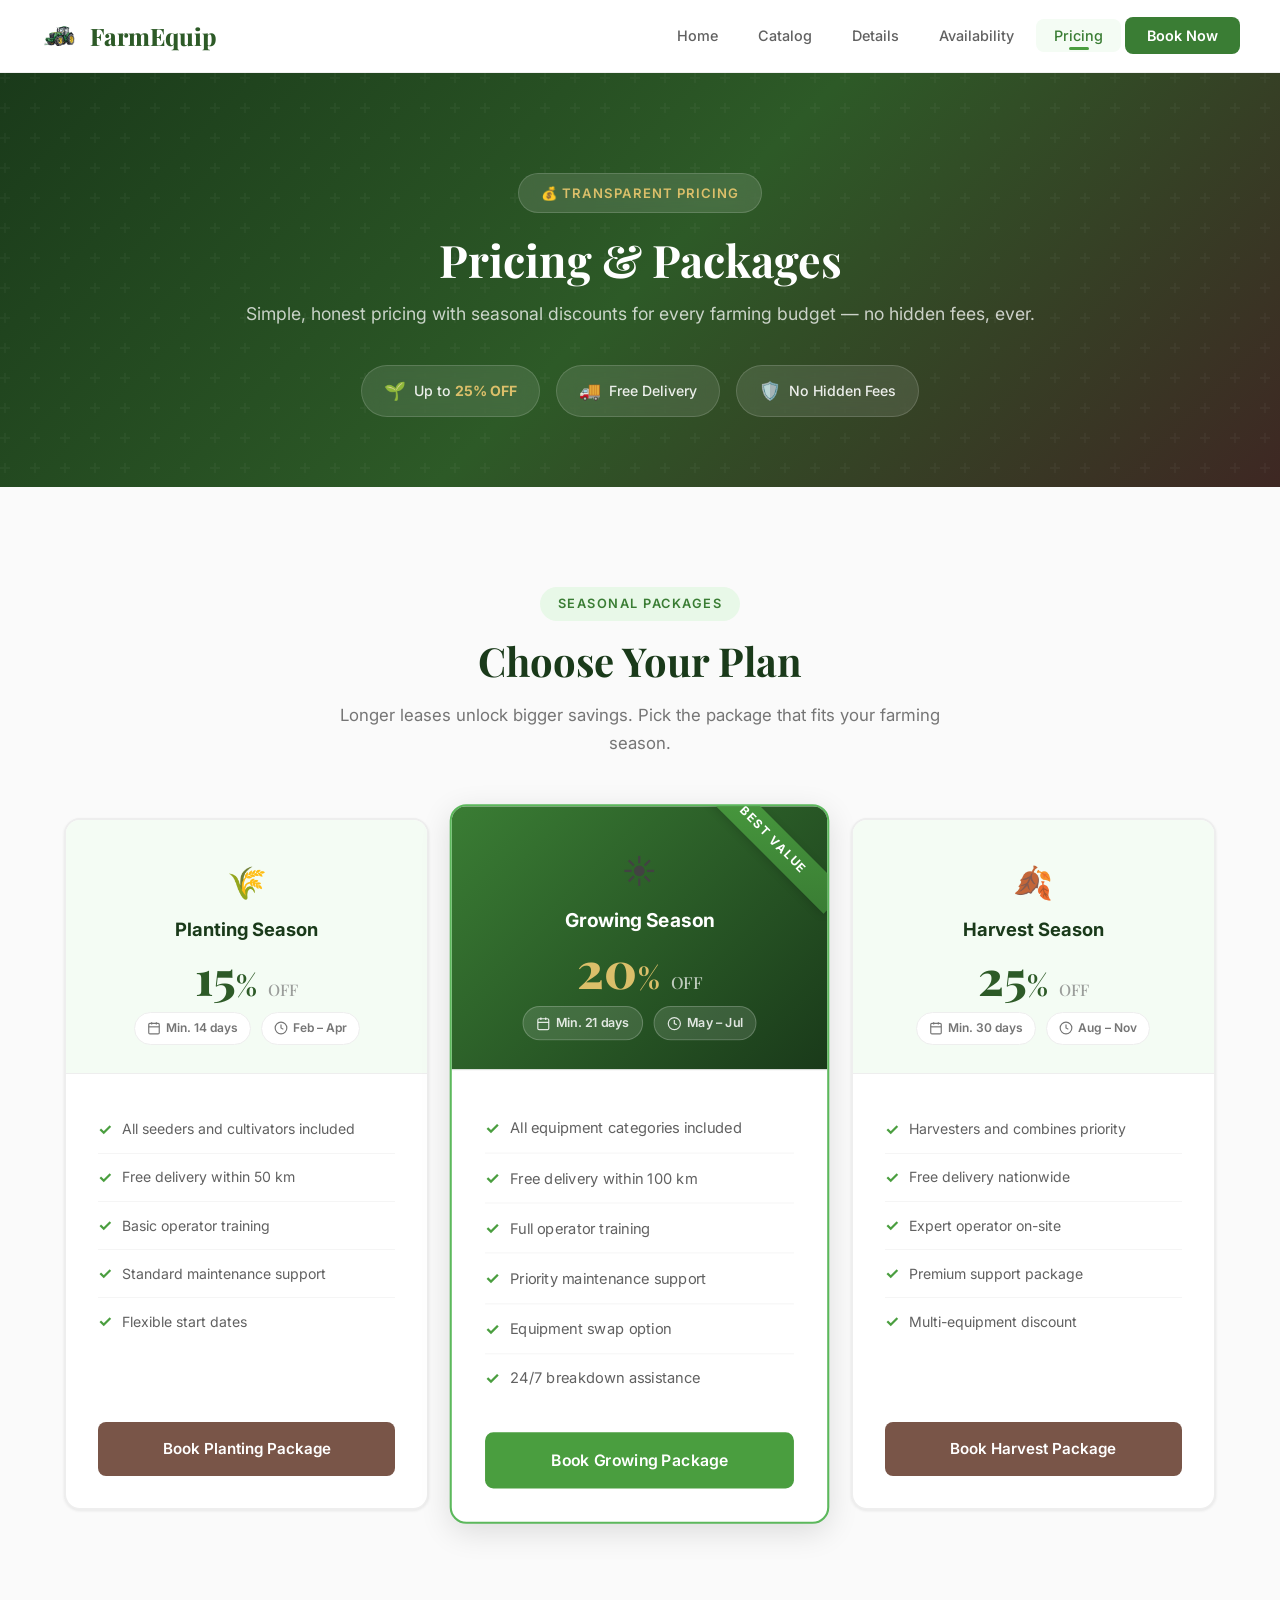
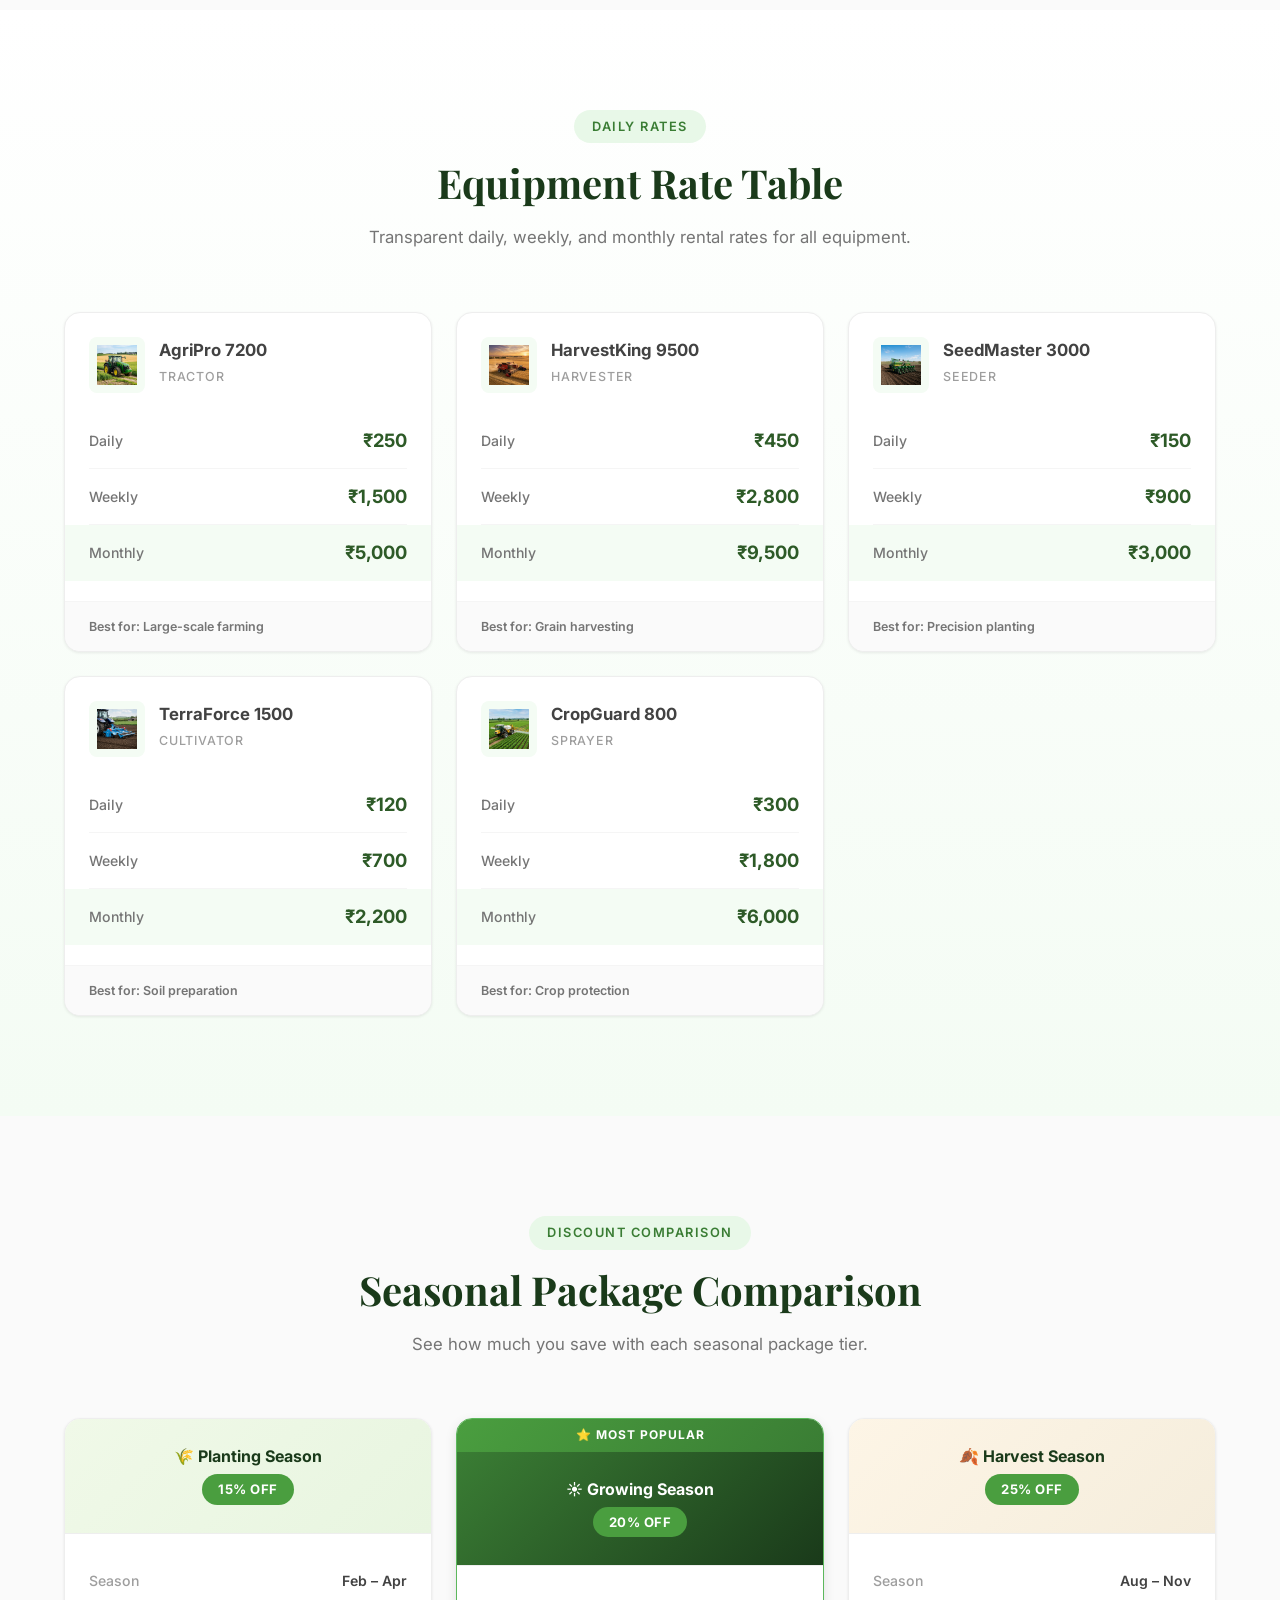
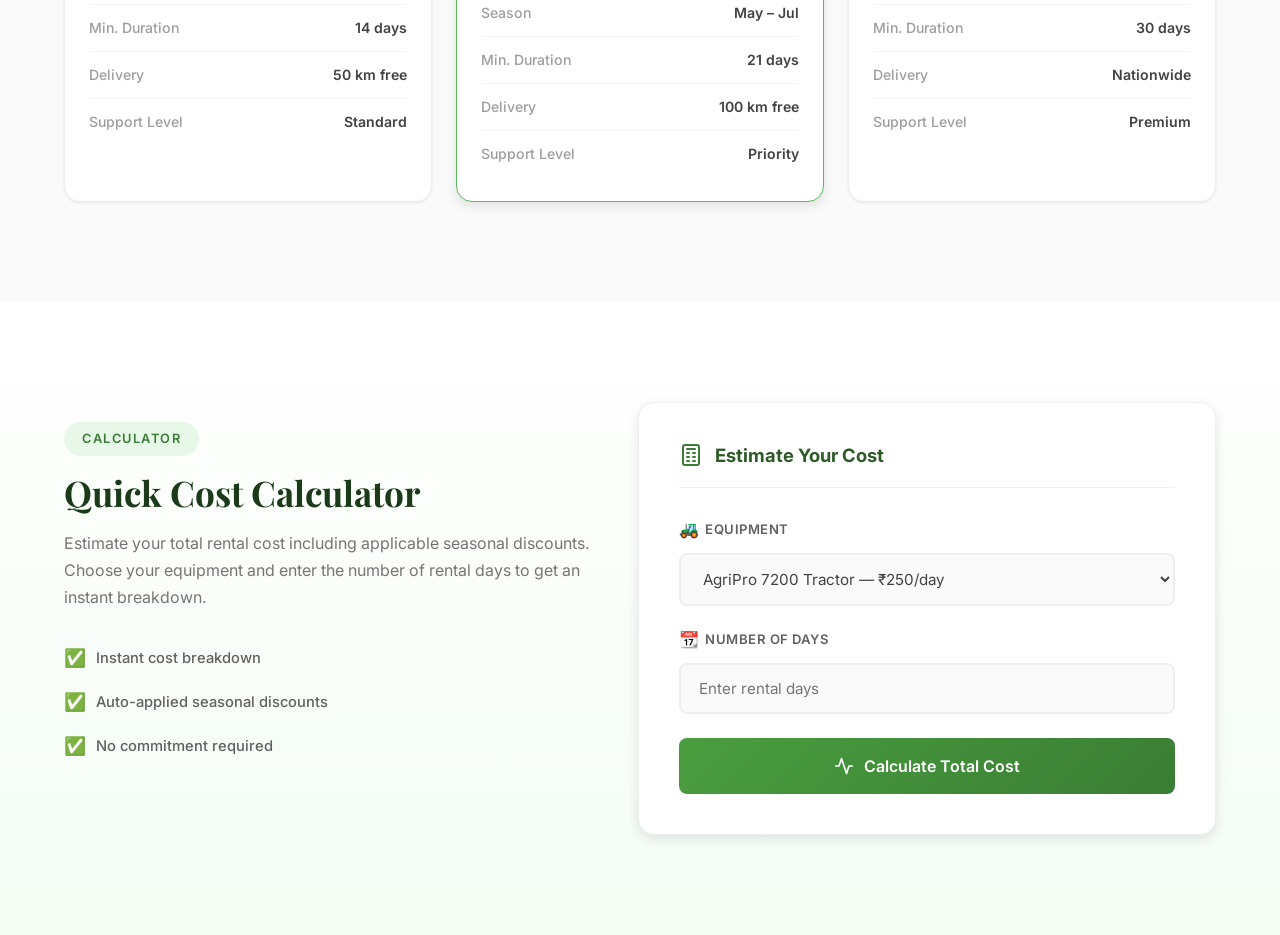
<file: FarmEquip/pricing.html>
<!DOCTYPE html>
<html lang="en">

<head>
    <meta charset="UTF-8">
    <meta name="viewport" content="width=device-width, initial-scale=1.0">
    <meta name="description"
        content="FarmEquip pricing plans - daily rental rates, seasonal packages, and discount comparison for agricultural equipment leasing.">
    <title>Pricing & Packages | FarmEquip</title>
    <link rel="stylesheet" href="common.css">
    <link rel="stylesheet" href="pricing.css">
</head>

<body>
    <nav class="navbar" id="navbar">
        <div class="nav-inner">
            <a href="index.html" class="nav-logo">
                <img src="images/logo.png" alt="FarmEquip Logo" class="nav-logo-img">
                FarmEquip
            </a>
            <ul class="nav-links" id="navLinks">
                <li><a href="index.html">Home</a></li>
                <li><a href="catalog.html">Catalog</a></li>
                <li><a href="details.html">Details</a></li>
                <li><a href="availability.html">Availability</a></li>
                <li><a href="pricing.html" class="active">Pricing</a></li>
                <li><a href="availability.html" class="nav-cta">Book Now</a></li>
            </ul>
            <button class="hamburger" id="hamburger"
                aria-label="Toggle navigation"><span></span><span></span><span></span></button>
        </div>
    </nav>

    <header class="page-header pricing-hero">
        <div class="hero-content">
            <span class="hero-badge">💰 Transparent Pricing</span>
            <h1>Pricing & Packages</h1>
            <p>Simple, honest pricing with seasonal discounts for every farming budget — no hidden fees, ever.</p>
        </div>
        <div class="hero-highlights">
            <div class="highlight-pill">
                <span class="pill-icon">🌱</span>
                <span>Up to <strong>25% OFF</strong></span>
            </div>
            <div class="highlight-pill">
                <span class="pill-icon">🚚</span>
                <span>Free Delivery</span>
            </div>
            <div class="highlight-pill">
                <span class="pill-icon">🛡️</span>
                <span>No Hidden Fees</span>
            </div>
        </div>
    </header>

    <section class="section packages-section">
        <div class="container">
            <div class="section-header">
                <span class="section-tag">Seasonal Packages</span>
                <h2>Choose Your Plan</h2>
                <p>Longer leases unlock bigger savings. Pick the package that fits your farming season.</p>
            </div>
            <div class="pricing-cards">

                <article class="pricing-card">
                    <div class="pricing-header">
                        <span class="season-icon">🌾</span>
                        <h3>Planting Season</h3>
                        <div class="pricing-amount">15<span class="percent">%</span> <span class="off-text">OFF</span>
                        </div>
                        <div class="pricing-meta">
                            <span class="meta-chip">
                                <svg width="14" height="14" viewBox="0 0 24 24" fill="none" stroke="currentColor"
                                    stroke-width="2">
                                    <rect x="3" y="4" width="18" height="18" rx="2" ry="2"></rect>
                                    <line x1="16" y1="2" x2="16" y2="6"></line>
                                    <line x1="8" y1="2" x2="8" y2="6"></line>
                                    <line x1="3" y1="10" x2="21" y2="10"></line>
                                </svg>
                                Min. 14 days
                            </span>
                            <span class="meta-chip">
                                <svg width="14" height="14" viewBox="0 0 24 24" fill="none" stroke="currentColor"
                                    stroke-width="2">
                                    <circle cx="12" cy="12" r="10"></circle>
                                    <polyline points="12 6 12 12 16 14"></polyline>
                                </svg>
                                Feb – Apr
                            </span>
                        </div>
                    </div>
                    <div class="pricing-body">
                        <ul class="pricing-features">
                            <li>All seeders and cultivators included</li>
                            <li>Free delivery within 50 km</li>
                            <li>Basic operator training</li>
                            <li>Standard maintenance support</li>
                            <li>Flexible start dates</li>
                        </ul>
                        <a href="availability.html" class="btn btn-secondary pricing-cta">Book Planting Package</a>
                    </div>
                </article>

                <article class="pricing-card featured">
                    <div class="featured-ribbon">Best Value</div>
                    <div class="pricing-header">
                        <span class="season-icon">☀️</span>
                        <h3>Growing Season</h3>
                        <div class="pricing-amount">20<span class="percent">%</span> <span class="off-text">OFF</span>
                        </div>
                        <div class="pricing-meta">
                            <span class="meta-chip">
                                <svg width="14" height="14" viewBox="0 0 24 24" fill="none" stroke="currentColor"
                                    stroke-width="2">
                                    <rect x="3" y="4" width="18" height="18" rx="2" ry="2"></rect>
                                    <line x1="16" y1="2" x2="16" y2="6"></line>
                                    <line x1="8" y1="2" x2="8" y2="6"></line>
                                    <line x1="3" y1="10" x2="21" y2="10"></line>
                                </svg>
                                Min. 21 days
                            </span>
                            <span class="meta-chip">
                                <svg width="14" height="14" viewBox="0 0 24 24" fill="none" stroke="currentColor"
                                    stroke-width="2">
                                    <circle cx="12" cy="12" r="10"></circle>
                                    <polyline points="12 6 12 12 16 14"></polyline>
                                </svg>
                                May – Jul
                            </span>
                        </div>
                    </div>
                    <div class="pricing-body">
                        <ul class="pricing-features">
                            <li>All equipment categories included</li>
                            <li>Free delivery within 100 km</li>
                            <li>Full operator training</li>
                            <li>Priority maintenance support</li>
                            <li>Equipment swap option</li>
                            <li>24/7 breakdown assistance</li>
                        </ul>
                        <a href="availability.html" class="btn btn-primary pricing-cta">Book Growing Package</a>
                    </div>
                </article>

                <article class="pricing-card">
                    <div class="pricing-header">
                        <span class="season-icon">🍂</span>
                        <h3>Harvest Season</h3>
                        <div class="pricing-amount">25<span class="percent">%</span> <span class="off-text">OFF</span>
                        </div>
                        <div class="pricing-meta">
                            <span class="meta-chip">
                                <svg width="14" height="14" viewBox="0 0 24 24" fill="none" stroke="currentColor"
                                    stroke-width="2">
                                    <rect x="3" y="4" width="18" height="18" rx="2" ry="2"></rect>
                                    <line x1="16" y1="2" x2="16" y2="6"></line>
                                    <line x1="8" y1="2" x2="8" y2="6"></line>
                                    <line x1="3" y1="10" x2="21" y2="10"></line>
                                </svg>
                                Min. 30 days
                            </span>
                            <span class="meta-chip">
                                <svg width="14" height="14" viewBox="0 0 24 24" fill="none" stroke="currentColor"
                                    stroke-width="2">
                                    <circle cx="12" cy="12" r="10"></circle>
                                    <polyline points="12 6 12 12 16 14"></polyline>
                                </svg>
                                Aug – Nov
                            </span>
                        </div>
                    </div>
                    <div class="pricing-body">
                        <ul class="pricing-features">
                            <li>Harvesters and combines priority</li>
                            <li>Free delivery nationwide</li>
                            <li>Expert operator on-site</li>
                            <li>Premium support package</li>
                            <li>Multi-equipment discount</li>
                        </ul>
                        <a href="availability.html" class="btn btn-secondary pricing-cta">Book Harvest Package</a>
                    </div>
                </article>
            </div>
        </div>
    </section>

    <section class="section rates-section">
        <div class="container">
            <div class="section-header">
                <span class="section-tag">Daily Rates</span>
                <h2>Equipment Rate Table</h2>
                <p>Transparent daily, weekly, and monthly rental rates for all equipment.</p>
            </div>
            <div class="rate-cards-grid">

                <div class="rate-card">
                    <div class="rate-card-top">
                        <img src="images/tractor.png" alt="AgriPro 7200">
                        <div>
                            <h4>AgriPro 7200</h4>
                            <span class="rate-category">Tractor</span>
                        </div>
                    </div>
                    <div class="rate-card-body">
                        <div class="rate-item">
                            <span class="rate-period">Daily</span>
                            <span class="rate-price">₹250</span>
                        </div>
                        <div class="rate-item">
                            <span class="rate-period">Weekly</span>
                            <span class="rate-price">₹1,500</span>
                        </div>
                        <div class="rate-item highlighted">
                            <span class="rate-period">Monthly</span>
                            <span class="rate-price">₹5,000</span>
                        </div>
                    </div>
                    <div class="rate-card-footer">
                        <span class="best-for-tag">Best for: Large-scale farming</span>
                    </div>
                </div>

                <div class="rate-card">
                    <div class="rate-card-top">
                        <img src="images/harvester.png" alt="HarvestKing 9500">
                        <div>
                            <h4>HarvestKing 9500</h4>
                            <span class="rate-category">Harvester</span>
                        </div>
                    </div>
                    <div class="rate-card-body">
                        <div class="rate-item">
                            <span class="rate-period">Daily</span>
                            <span class="rate-price">₹450</span>
                        </div>
                        <div class="rate-item">
                            <span class="rate-period">Weekly</span>
                            <span class="rate-price">₹2,800</span>
                        </div>
                        <div class="rate-item highlighted">
                            <span class="rate-period">Monthly</span>
                            <span class="rate-price">₹9,500</span>
                        </div>
                    </div>
                    <div class="rate-card-footer">
                        <span class="best-for-tag">Best for: Grain harvesting</span>
                    </div>
                </div>

                <div class="rate-card">
                    <div class="rate-card-top">
                        <img src="images/seeder.png" alt="SeedMaster 3000">
                        <div>
                            <h4>SeedMaster 3000</h4>
                            <span class="rate-category">Seeder</span>
                        </div>
                    </div>
                    <div class="rate-card-body">
                        <div class="rate-item">
                            <span class="rate-period">Daily</span>
                            <span class="rate-price">₹150</span>
                        </div>
                        <div class="rate-item">
                            <span class="rate-period">Weekly</span>
                            <span class="rate-price">₹900</span>
                        </div>
                        <div class="rate-item highlighted">
                            <span class="rate-period">Monthly</span>
                            <span class="rate-price">₹3,000</span>
                        </div>
                    </div>
                    <div class="rate-card-footer">
                        <span class="best-for-tag">Best for: Precision planting</span>
                    </div>
                </div>

                <div class="rate-card">
                    <div class="rate-card-top">
                        <img src="images/cultivator.png" alt="TerraForce 1500">
                        <div>
                            <h4>TerraForce 1500</h4>
                            <span class="rate-category">Cultivator</span>
                        </div>
                    </div>
                    <div class="rate-card-body">
                        <div class="rate-item">
                            <span class="rate-period">Daily</span>
                            <span class="rate-price">₹120</span>
                        </div>
                        <div class="rate-item">
                            <span class="rate-period">Weekly</span>
                            <span class="rate-price">₹700</span>
                        </div>
                        <div class="rate-item highlighted">
                            <span class="rate-period">Monthly</span>
                            <span class="rate-price">₹2,200</span>
                        </div>
                    </div>
                    <div class="rate-card-footer">
                        <span class="best-for-tag">Best for: Soil preparation</span>
                    </div>
                </div>

                <div class="rate-card">
                    <div class="rate-card-top">
                        <img src="images/sprayer.png" alt="CropGuard 800">
                        <div>
                            <h4>CropGuard 800</h4>
                            <span class="rate-category">Sprayer</span>
                        </div>
                    </div>
                    <div class="rate-card-body">
                        <div class="rate-item">
                            <span class="rate-period">Daily</span>
                            <span class="rate-price">₹300</span>
                        </div>
                        <div class="rate-item">
                            <span class="rate-period">Weekly</span>
                            <span class="rate-price">₹1,800</span>
                        </div>
                        <div class="rate-item highlighted">
                            <span class="rate-period">Monthly</span>
                            <span class="rate-price">₹6,000</span>
                        </div>
                    </div>
                    <div class="rate-card-footer">
                        <span class="best-for-tag">Best for: Crop protection</span>
                    </div>
                </div>
            </div>
        </div>
    </section>

    <section class="section comparison-section">
        <div class="container">
            <div class="section-header">
                <span class="section-tag">Discount Comparison</span>
                <h2>Seasonal Package Comparison</h2>
                <p>See how much you save with each seasonal package tier.</p>
            </div>
            <div class="comparison-cards">
                <div class="comp-card">
                    <div class="comp-header planting">
                        <h4>🌾 Planting Season</h4>
                        <span class="comp-discount">15% OFF</span>
                    </div>
                    <div class="comp-body">
                        <div class="comp-row">
                            <span class="comp-label">Season</span>
                            <span class="comp-value">Feb – Apr</span>
                        </div>
                        <div class="comp-row">
                            <span class="comp-label">Min. Duration</span>
                            <span class="comp-value">14 days</span>
                        </div>
                        <div class="comp-row">
                            <span class="comp-label">Delivery</span>
                            <span class="comp-value">50 km free</span>
                        </div>
                        <div class="comp-row">
                            <span class="comp-label">Support Level</span>
                            <span class="comp-value">Standard</span>
                        </div>
                    </div>
                </div>
                <div class="comp-card featured-comp">
                    <div class="comp-featured-label">⭐ Most Popular</div>
                    <div class="comp-header growing">
                        <h4>☀️ Growing Season</h4>
                        <span class="comp-discount">20% OFF</span>
                    </div>
                    <div class="comp-body">
                        <div class="comp-row">
                            <span class="comp-label">Season</span>
                            <span class="comp-value">May – Jul</span>
                        </div>
                        <div class="comp-row">
                            <span class="comp-label">Min. Duration</span>
                            <span class="comp-value">21 days</span>
                        </div>
                        <div class="comp-row">
                            <span class="comp-label">Delivery</span>
                            <span class="comp-value">100 km free</span>
                        </div>
                        <div class="comp-row">
                            <span class="comp-label">Support Level</span>
                            <span class="comp-value">Priority</span>
                        </div>
                    </div>
                </div>
                <div class="comp-card">
                    <div class="comp-header harvest">
                        <h4>🍂 Harvest Season</h4>
                        <span class="comp-discount">25% OFF</span>
                    </div>
                    <div class="comp-body">
                        <div class="comp-row">
                            <span class="comp-label">Season</span>
                            <span class="comp-value">Aug – Nov</span>
                        </div>
                        <div class="comp-row">
                            <span class="comp-label">Min. Duration</span>
                            <span class="comp-value">30 days</span>
                        </div>
                        <div class="comp-row">
                            <span class="comp-label">Delivery</span>
                            <span class="comp-value">Nationwide</span>
                        </div>
                        <div class="comp-row">
                            <span class="comp-label">Support Level</span>
                            <span class="comp-value">Premium</span>
                        </div>
                    </div>
                </div>
            </div>
        </div>
    </section>

    <section class="section calculator-section">
        <div class="container">
            <div class="calc-layout">
                <div class="calc-info">
                    <span class="section-tag">Calculator</span>
                    <h2>Quick Cost Calculator</h2>
                    <p>Estimate your total rental cost including applicable seasonal discounts. Choose your equipment
                        and enter the number of rental days to get an instant breakdown.</p>
                    <div class="calc-perks">
                        <div class="perk">
                            <span class="perk-icon">✅</span>
                            <span>Instant cost breakdown</span>
                        </div>
                        <div class="perk">
                            <span class="perk-icon">✅</span>
                            <span>Auto-applied seasonal discounts</span>
                        </div>
                        <div class="perk">
                            <span class="perk-icon">✅</span>
                            <span>No commitment required</span>
                        </div>
                    </div>
                </div>
                <div class="calc-card">
                    <div class="calc-card-header">
                        <svg width="24" height="24" viewBox="0 0 24 24" fill="none" stroke="currentColor"
                            stroke-width="2" stroke-linecap="round" stroke-linejoin="round">
                            <rect x="4" y="2" width="16" height="20" rx="2" ry="2"></rect>
                            <line x1="8" y1="6" x2="16" y2="6"></line>
                            <line x1="8" y1="10" x2="10" y2="10"></line>
                            <line x1="14" y1="10" x2="16" y2="10"></line>
                            <line x1="8" y1="14" x2="10" y2="14"></line>
                            <line x1="14" y1="14" x2="16" y2="14"></line>
                            <line x1="8" y1="18" x2="10" y2="18"></line>
                            <line x1="14" y1="18" x2="16" y2="18"></line>
                        </svg>
                        <h3>Estimate Your Cost</h3>
                    </div>
                    <div class="form-grid">
                        <div class="form-group">
                            <label for="calcEquipment">
                                <span class="label-icon">🚜</span> Equipment
                            </label>
                            <select id="calcEquipment">
                                <option value="1">AgriPro 7200 Tractor — ₹250/day</option>
                                <option value="2">HarvestKing 9500 Combine — ₹450/day</option>
                                <option value="3">SeedMaster 3000 Planter — ₹150/day</option>
                                <option value="4">TerraForce 1500 Cultivator — ₹120/day</option>
                                <option value="5">CropGuard 800 Sprayer — ₹300/day</option>
                            </select>
                        </div>
                        <div class="form-group">
                            <label for="calcDays">
                                <span class="label-icon">📆</span> Number of Days
                            </label>
                            <input type="number" id="calcDays" min="1" placeholder="Enter rental days">
                        </div>
                    </div>
                    <button class="btn btn-primary check-btn" id="calculateCost">
                        <svg width="20" height="20" viewBox="0 0 24 24" fill="none" stroke="currentColor"
                            stroke-width="2" stroke-linecap="round" stroke-linejoin="round">
                            <polyline points="22 12 18 12 15 21 9 3 6 12 2 12"></polyline>
                        </svg>
                        Calculate Total Cost
                    </button>
                    <div class="calc-result" id="calcResult"></div>
                </div>
            </div>
        </div>
    </section>

    <script src="common.js"></script>
    <script src="pricing.js"></script>
</body>

</html>
</file>
<file: FarmEquip/common.css>
@import url('https://fonts.googleapis.com/css2?family=Inter:wght@300;400;500;600;700;800;900&family=Playfair+Display:wght@600;700;800&display=swap');

:root {
    --green-900: #1a3a1a;
    --green-800: #2d5a27;
    --green-700: #3a7d34;
    --green-600: #4a9e3f;
    --green-500: #5cb85c;
    --green-400: #7ed57e;
    --green-300: #a3e4a3;
    --green-200: #c8f0c8;
    --green-100: #e8f8e8;
    --green-50: #f4fcf4;
    --earth-900: #3e2723;
    --earth-800: #5d4037;
    --earth-700: #795548;
    --earth-600: #8d6e63;
    --earth-500: #a1887f;
    --earth-400: #bcaaa4;
    --earth-300: #d7ccc8;
    --earth-200: #efebe9;
    --earth-100: #faf6f3;
    --gold-500: #c8a951;
    --gold-400: #dbbf6a;
    --gold-300: #e8d48b;
    --white: #ffffff;
    --gray-50: #fafafa;
    --gray-100: #f5f5f5;
    --gray-200: #eeeeee;
    --gray-300: #e0e0e0;
    --gray-400: #bdbdbd;
    --gray-500: #9e9e9e;
    --gray-600: #757575;
    --gray-700: #616161;
    --gray-800: #424242;
    --gray-900: #212121;
    --red-500: #e53935;
    --red-100: #ffebee;
    --shadow-sm: 0 1px 3px rgba(0, 0, 0, 0.08);
    --shadow-md: 0 4px 12px rgba(0, 0, 0, 0.1);
    --shadow-lg: 0 8px 30px rgba(0, 0, 0, 0.12);
    --shadow-xl: 0 20px 60px rgba(0, 0, 0, 0.15);
    --radius-sm: 8px;
    --radius-md: 12px;
    --radius-lg: 16px;
    --radius-xl: 24px;
    --transition: all 0.3s cubic-bezier(0.4, 0, 0.2, 1);
}

*,
*::before,
*::after {
    margin: 0;
    padding: 0;
    box-sizing: border-box;
}

html {
    scroll-behavior: smooth;
}

body {
    font-family: 'Inter', sans-serif;
    color: var(--gray-800);
    background: var(--gray-50);
    line-height: 1.7;
    overflow-x: hidden;
}

h1,
h2,
h3,
h4 {
    font-family: 'Playfair Display', serif;
    color: var(--green-900);
    line-height: 1.2;
}

a {
    text-decoration: none;
    color: inherit;
}

img {
    max-width: 100%;
    display: block;
}

.container {
    max-width: 1200px;
    margin: 0 auto;
    padding: 0 24px;
}

.navbar {
    position: sticky;
    top: 0;
    z-index: 1000;
    background: rgba(255, 255, 255, 0.95);
    backdrop-filter: blur(20px);
    -webkit-backdrop-filter: blur(20px);
    border-bottom: 1px solid rgba(0, 0, 0, 0.06);
    padding: 0 24px;
    transition: var(--transition);
}

.navbar.scrolled {
    box-shadow: var(--shadow-md);
}

.nav-inner {
    max-width: 1200px;
    margin: 0 auto;
    display: flex;
    align-items: center;
    justify-content: space-between;
    height: 72px;
}

.nav-logo {
    display: flex;
    align-items: center;
    gap: 10px;
    font-family: 'Playfair Display', serif;
    font-size: 1.5rem;
    font-weight: 800;
    color: var(--green-800);
}

.nav-logo-img {
    width: 40px;
    height: 40px;
    object-fit: contain;
}

.nav-links {
    display: flex;
    align-items: center;
    gap: 4px;
    list-style: none;
}

.nav-links a {
    padding: 8px 18px;
    border-radius: var(--radius-sm);
    font-size: 0.9rem;
    font-weight: 500;
    color: var(--gray-700);
    transition: var(--transition);
    position: relative;
}

.nav-links a:hover,
.nav-links a.active {
    color: var(--green-700);
    background: var(--green-50);
}

.nav-links a.active::after {
    content: '';
    position: absolute;
    bottom: 2px;
    left: 50%;
    transform: translateX(-50%);
    width: 20px;
    height: 3px;
    background: var(--green-600);
    border-radius: 2px;
}

.nav-cta {
    background: var(--green-700) !important;
    color: var(--white) !important;
    padding: 10px 22px !important;
    border-radius: var(--radius-sm) !important;
    font-weight: 600 !important;
}

.nav-cta:hover {
    background: var(--green-800) !important;
    transform: translateY(-1px);
    box-shadow: 0 4px 12px rgba(58, 125, 52, 0.3);
}

.hamburger {
    display: none;
    flex-direction: column;
    gap: 5px;
    cursor: pointer;
    padding: 8px;
    border: none;
    background: none;
}

.hamburger span {
    width: 24px;
    height: 2.5px;
    background: var(--gray-800);
    border-radius: 2px;
    transition: var(--transition);
}

.btn {
    display: inline-flex;
    align-items: center;
    gap: 8px;
    padding: 14px 32px;
    border-radius: var(--radius-sm);
    font-size: 0.95rem;
    font-weight: 600;
    cursor: pointer;
    border: none;
    transition: var(--transition);
    font-family: 'Inter', sans-serif;
}

.btn-primary {
    background: var(--green-600);
    color: var(--white);
}

.btn-primary:hover {
    background: var(--green-700);
    transform: translateY(-2px);
    box-shadow: 0 8px 24px rgba(74, 158, 63, 0.35);
}

.btn-outline {
    background: transparent;
    color: var(--white);
    border: 2px solid rgba(255, 255, 255, 0.4);
}

.btn-outline:hover {
    background: rgba(255, 255, 255, 0.1);
    border-color: var(--white);
    transform: translateY(-2px);
}

.btn-secondary {
    background: var(--earth-700);
    color: var(--white);
}

.btn-secondary:hover {
    background: var(--earth-800);
    transform: translateY(-2px);
    box-shadow: 0 8px 24px rgba(121, 85, 72, 0.3);
}

.section {
    padding: 100px 0;
}

.section-header {
    text-align: center;
    margin-bottom: 60px;
}

.section-tag {
    display: inline-block;
    background: var(--green-100);
    color: var(--green-700);
    padding: 6px 18px;
    border-radius: 50px;
    font-size: 0.8rem;
    font-weight: 600;
    text-transform: uppercase;
    letter-spacing: 1.5px;
    margin-bottom: 16px;
}

.section-header h2 {
    font-size: 2.5rem;
    margin-bottom: 16px;
}

.section-header p {
    font-size: 1.05rem;
    color: var(--gray-600);
    max-width: 600px;
    margin: 0 auto;
}

.page-header {
    background: linear-gradient(135deg, var(--green-900) 0%, var(--green-800) 50%, var(--earth-900) 100%);
    padding: 80px 0 60px;
    text-align: center;
    position: relative;
    overflow: hidden;
}

.page-header::before {
    content: '';
    position: absolute;
    top: 0;
    left: 0;
    right: 0;
    bottom: 0;
    background: url("data:image/svg+xml,%3Csvg width='60' height='60' viewBox='0 0 60 60' xmlns='http://www.w3.org/2000/svg'%3E%3Cg fill='none' fill-rule='evenodd'%3E%3Cg fill='%23ffffff' fill-opacity='0.03'%3E%3Cpath d='M36 34v-4h-2v4h-4v2h4v4h2v-4h4v-2h-4zm0-30V0h-2v4h-4v2h4v4h2V6h4V4h-4zM6 34v-4H4v4H0v2h4v4h2v-4h4v-2H6zM6 4V0H4v4H0v2h4v4h2V6h4V4H6z'/%3E%3C/g%3E%3C/g%3E%3C/svg%3E");
}

.page-header h1 {
    font-size: 2.8rem;
    color: var(--white);
    margin-bottom: 12px;
    position: relative;
}

.page-header p {
    font-size: 1.1rem;
    color: rgba(255, 255, 255, 0.75);
    position: relative;
}

@keyframes fadeInUp {
    from {
        opacity: 0;
        transform: translateY(20px);
    }

    to {
        opacity: 1;
        transform: translateY(0);
    }
}

.site-footer {
    background: var(--green-900);
    color: rgba(255, 255, 255, 0.75);
    padding: 48px 0 0;
}

.footer-inner {
    display: flex;
    justify-content: space-between;
    align-items: flex-start;
    flex-wrap: wrap;
    gap: 40px;
    padding-bottom: 32px;
    border-bottom: 1px solid rgba(255, 255, 255, 0.1);
}

.footer-brand .nav-logo {
    color: var(--white);
    margin-bottom: 12px;
}

.footer-brand p {
    font-size: 0.9rem;
    max-width: 300px;
    line-height: 1.6;
}

.footer-nav {
    display: flex;
    gap: 24px;
    flex-wrap: wrap;
}

.footer-nav a {
    font-size: 0.9rem;
    color: rgba(255, 255, 255, 0.7);
    transition: var(--transition);
}

.footer-nav a:hover {
    color: var(--gold-400);
}

.footer-bottom {
    padding: 24px 0;
    text-align: center;
    font-size: 0.8rem;
    color: rgba(255, 255, 255, 0.5);
}

@media (max-width: 768px) {
    .nav-links {
        position: fixed;
        top: 72px;
        left: 0;
        right: 0;
        background: var(--white);
        flex-direction: column;
        padding: 24px;
        box-shadow: var(--shadow-lg);
        transform: translateY(-120%);
        transition: var(--transition);
        z-index: 999;
    }

    .nav-links.open {
        transform: translateY(0);
    }

    .hamburger {
        display: flex;
    }

    .section-header h2 {
        font-size: 2rem;
    }

    .page-header h1 {
        font-size: 2rem;
    }

    .section {
        padding: 60px 0;
    }
}
</file>
<file: FarmEquip/availability.css>
.avail-hero {
    padding: 100px 0 70px;
    display: flex;
    flex-direction: column;
    align-items: center;
    gap: 40px;
}

.hero-content {
    text-align: center;
    position: relative;
}

.hero-badge {
    display: inline-block;
    background: rgba(255, 255, 255, 0.12);
    backdrop-filter: blur(8px);
    color: var(--gold-400);
    padding: 8px 22px;
    border-radius: 50px;
    font-size: 0.82rem;
    font-weight: 600;
    letter-spacing: 1px;
    text-transform: uppercase;
    margin-bottom: 20px;
    border: 1px solid rgba(255, 255, 255, 0.15);
    animation: fadeInUp 0.6s ease;
}

.hero-stats {
    display: flex;
    gap: 32px;
    position: relative;
    animation: fadeInUp 0.8s ease;
}

.hero-stat {
    background: rgba(255, 255, 255, 0.08);
    backdrop-filter: blur(12px);
    border: 1px solid rgba(255, 255, 255, 0.12);
    border-radius: var(--radius-md);
    padding: 20px 32px;
    text-align: center;
    transition: var(--transition);
}

.hero-stat:hover {
    background: rgba(255, 255, 255, 0.14);
    transform: translateY(-4px);
}

.stat-number {
    display: block;
    font-family: 'Inter', sans-serif;
    font-size: 1.6rem;
    font-weight: 800;
    color: var(--white);
}

.stat-label {
    font-size: 0.78rem;
    text-transform: uppercase;
    letter-spacing: 1px;
    color: rgba(255, 255, 255, 0.6);
    font-weight: 500;
}

.booking-section {
    padding-top: 80px;
    padding-bottom: 80px;
    background: var(--gray-50);
}

.booking-layout {
    display: grid;
    grid-template-columns: 1.2fr 1fr;
    gap: 32px;
    align-items: start;
}

.booking-card {
    background: var(--white);
    border-radius: var(--radius-lg);
    padding: 44px;
    box-shadow: var(--shadow-md);
    border: 1px solid var(--gray-200);
    transition: var(--transition);
    animation: fadeInUp 0.5s ease;
}

.booking-card:hover {
    box-shadow: var(--shadow-lg);
}

.card-header {
    display: flex;
    align-items: flex-start;
    gap: 16px;
    margin-bottom: 32px;
}

.card-icon {
    width: 48px;
    height: 48px;
    border-radius: var(--radius-sm);
    background: var(--green-100);
    color: var(--green-700);
    display: flex;
    align-items: center;
    justify-content: center;
    flex-shrink: 0;
}

.card-header h2 {
    font-size: 1.6rem;
    margin-bottom: 4px;
}

.card-header p {
    font-size: 0.92rem;
    color: var(--gray-600);
}

.form-steps {
    display: flex;
    align-items: center;
    justify-content: center;
    gap: 0;
    margin-bottom: 36px;
    padding: 20px 0;
    border-top: 1px solid var(--gray-200);
    border-bottom: 1px solid var(--gray-200);
}

.step {
    display: flex;
    align-items: center;
    gap: 8px;
    padding: 0 12px;
}

.step-number {
    width: 30px;
    height: 30px;
    border-radius: 50%;
    background: var(--gray-200);
    color: var(--gray-600);
    display: flex;
    align-items: center;
    justify-content: center;
    font-size: 0.8rem;
    font-weight: 700;
    transition: var(--transition);
}

.step.active .step-number {
    background: var(--green-600);
    color: var(--white);
    box-shadow: 0 4px 12px rgba(74, 158, 63, 0.3);
}

.step-text {
    font-size: 0.82rem;
    font-weight: 600;
    color: var(--gray-500);
    text-transform: uppercase;
    letter-spacing: 0.5px;
}

.step.active .step-text {
    color: var(--green-700);
}

.step-line {
    width: 40px;
    height: 2px;
    background: var(--gray-300);
    margin: 0 4px;
}

.form-grid {
    display: grid;
    grid-template-columns: repeat(2, 1fr);
    gap: 24px;
    margin-bottom: 32px;
}

.form-group {
    display: flex;
    flex-direction: column;
}

.form-group.full-width {
    grid-column: 1 / -1;
}

.form-group label {
    font-size: 0.82rem;
    font-weight: 600;
    color: var(--gray-700);
    margin-bottom: 10px;
    text-transform: uppercase;
    letter-spacing: 0.5px;
    display: flex;
    align-items: center;
    gap: 6px;
}

.label-icon {
    font-size: 1rem;
}

.form-group input,
.form-group select {
    padding: 14px 18px;
    border: 2px solid var(--gray-200);
    border-radius: var(--radius-sm);
    font-size: 0.95rem;
    font-family: 'Inter', sans-serif;
    color: var(--gray-800);
    transition: var(--transition);
    background: var(--gray-50);
    cursor: pointer;
}

.form-group input:focus,
.form-group select:focus {
    outline: none;
    border-color: var(--green-500);
    box-shadow: 0 0 0 4px rgba(92, 184, 92, 0.12);
    background: var(--white);
}

.form-group input:hover,
.form-group select:hover {
    border-color: var(--gray-400);
}

.check-btn {
    width: 100%;
    padding: 18px;
    font-size: 1rem;
    justify-content: center;
    gap: 10px;
    border-radius: var(--radius-sm);
    background: linear-gradient(135deg, var(--green-600), var(--green-700));
    letter-spacing: 0.3px;
}

.check-btn:hover {
    background: linear-gradient(135deg, var(--green-700), var(--green-800));
    box-shadow: 0 8px 28px rgba(58, 125, 52, 0.35);
    transform: translateY(-2px);
}

.summary-card {
    background: var(--white);
    border-radius: var(--radius-lg);
    padding: 40px;
    box-shadow: var(--shadow-md);
    border: 1px solid var(--gray-200);
    min-height: 420px;
    position: sticky;
    top: 96px;
    animation: fadeInUp 0.7s ease;
}

.summary-placeholder {
    display: flex;
    flex-direction: column;
    align-items: center;
    justify-content: center;
    text-align: center;
    height: 100%;
    padding: 40px 20px;
}

.placeholder-icon {
    color: var(--gray-300);
    margin-bottom: 24px;
    animation: float 3s ease-in-out infinite;
}

@keyframes float {

    0%,
    100% {
        transform: translateY(0);
    }

    50% {
        transform: translateY(-10px);
    }
}

.summary-placeholder h3 {
    font-family: 'Inter', sans-serif;
    font-size: 1.1rem;
    color: var(--gray-600);
    margin-bottom: 8px;
}

.summary-placeholder p {
    font-size: 0.88rem;
    color: var(--gray-500);
    line-height: 1.6;
    max-width: 260px;
}

.summary-result {
    animation: fadeInUp 0.4s ease;
}

.summary-header {
    display: flex;
    align-items: center;
    gap: 12px;
    margin-bottom: 24px;
    padding-bottom: 16px;
    border-bottom: 2px solid var(--green-200);
}

.summary-icon {
    font-size: 1.5rem;
}

.summary-header h3 {
    font-family: 'Inter', sans-serif;
    font-size: 1.15rem;
    color: var(--green-800);
    font-weight: 700;
}

.summary-row {
    display: flex;
    justify-content: space-between;
    padding: 10px 0;
    font-size: 0.92rem;
    border-bottom: 1px solid var(--gray-100);
}

.summary-row:last-child {
    border-bottom: none;
}

.summary-row.total {
    border-top: 2px solid var(--green-300);
    border-bottom: none;
    margin-top: 12px;
    padding-top: 16px;
    font-size: 1.15rem;
    font-weight: 700;
    color: var(--green-800);
}

.summary-label {
    color: var(--gray-600);
}

.summary-value {
    font-weight: 600;
    color: var(--gray-800);
}

.status-available {
    background: linear-gradient(135deg, var(--green-50), var(--green-100));
    color: var(--green-700);
    padding: 14px 20px;
    border-radius: var(--radius-sm);
    font-weight: 600;
    text-align: center;
    margin-bottom: 24px;
    border: 1px solid var(--green-300);
    font-size: 0.95rem;
}

.status-booked {
    background: linear-gradient(135deg, #fff5f5, var(--red-100));
    color: var(--red-500);
    padding: 14px 20px;
    border-radius: var(--radius-sm);
    font-weight: 600;
    text-align: center;
    margin-bottom: 24px;
    border: 1px solid #ffcdd2;
    font-size: 0.95rem;
}

.booked-section {
    background: linear-gradient(180deg, var(--white), var(--green-50));
    padding-top: 80px;
    padding-bottom: 100px;
}

.booked-grid {
    display: grid;
    grid-template-columns: repeat(auto-fill, minmax(360px, 1fr));
    gap: 24px;
}

.booked-card {
    background: var(--white);
    border-radius: var(--radius-lg);
    padding: 28px;
    box-shadow: var(--shadow-sm);
    border: 1px solid var(--gray-200);
    transition: var(--transition);
    animation: fadeInUp 0.5s ease backwards;
}

.booked-card:nth-child(1) {
    animation-delay: 0.05s;
}

.booked-card:nth-child(2) {
    animation-delay: 0.1s;
}

.booked-card:nth-child(3) {
    animation-delay: 0.15s;
}

.booked-card:nth-child(4) {
    animation-delay: 0.2s;
}

.booked-card:nth-child(5) {
    animation-delay: 0.25s;
}

.booked-card:hover {
    box-shadow: var(--shadow-md);
    transform: translateY(-4px);
    border-color: var(--green-300);
}

.booked-card-header {
    display: flex;
    align-items: center;
    gap: 14px;
    padding-bottom: 20px;
    margin-bottom: 20px;
    border-bottom: 1px solid var(--gray-100);
}

.booked-card-header img {
    width: 50px;
    height: 50px;
    object-fit: contain;
    background: var(--green-50);
    border-radius: var(--radius-sm);
    padding: 6px;
}

.booked-card-header h4 {
    font-family: 'Inter', sans-serif;
    font-size: 1.05rem;
    color: var(--gray-800);
    font-weight: 700;
    margin-bottom: 2px;
}

.booked-type {
    font-size: 0.78rem;
    color: var(--gray-500);
    text-transform: uppercase;
    letter-spacing: 0.8px;
    font-weight: 500;
}

.booked-dates-list {
    display: flex;
    flex-direction: column;
    gap: 14px;
}

.date-range {
    display: flex;
    align-items: center;
    gap: 10px;
    flex-wrap: wrap;
}

.date-chip {
    background: var(--gray-50);
    border: 1px solid var(--gray-200);
    border-radius: 8px;
    padding: 8px 14px;
    flex: 1;
    min-width: 100px;
}

.date-label {
    display: block;
    font-size: 0.68rem;
    font-weight: 600;
    text-transform: uppercase;
    letter-spacing: 0.8px;
    color: var(--gray-500);
    margin-bottom: 2px;
}

.date-value {
    display: block;
    font-size: 0.88rem;
    font-weight: 600;
    color: var(--gray-800);
}

.date-arrow {
    color: var(--gray-400);
    font-size: 1.1rem;
    font-weight: 300;
    flex-shrink: 0;
}

.booked-badge {
    display: inline-block;
    background: linear-gradient(135deg, #fff0f0, #ffe5e5);
    color: var(--red-500);
    font-size: 0.72rem;
    font-weight: 700;
    text-transform: uppercase;
    letter-spacing: 0.8px;
    padding: 6px 14px;
    border-radius: 50px;
    border: 1px solid #ffcdd2;
    flex-shrink: 0;
}

@media (max-width: 900px) {
    .booking-layout {
        grid-template-columns: 1fr;
    }

    .summary-card {
        position: static;
        min-height: auto;
    }

    .booked-grid {
        grid-template-columns: 1fr;
    }
}

@media (max-width: 768px) {
    .form-grid {
        grid-template-columns: 1fr;
    }

    .booking-card {
        padding: 28px 20px;
    }

    .summary-card {
        padding: 28px 20px;
    }

    .hero-stats {
        flex-direction: column;
        gap: 16px;
        width: 100%;
        max-width: 300px;
    }

    .hero-stat {
        padding: 14px 24px;
    }

    .form-steps {
        gap: 0;
    }

    .step-text {
        display: none;
    }

    .step-line {
        width: 28px;
    }

    .date-range {
        flex-direction: column;
        align-items: stretch;
    }

    .date-arrow {
        text-align: center;
        transform: rotate(90deg);
    }

    .booked-badge {
        align-self: flex-start;
    }
}
</file>
<file: FarmEquip/catalog.css>
.equipment-grid {
    display: grid;
    grid-template-columns: repeat(auto-fill, minmax(340px, 1fr));
    gap: 30px;
}

.equipment-card {
    background: var(--white);
    border-radius: var(--radius-lg);
    overflow: hidden;
    box-shadow: var(--shadow-sm);
    transition: var(--transition);
    border: 1px solid var(--gray-200);
}

.equipment-card:hover {
    transform: translateY(-8px);
    box-shadow: var(--shadow-lg);
    border-color: var(--green-300);
}

.card-image {
    position: relative;
    overflow: hidden;
    aspect-ratio: 16/10;
}

.card-image img {
    width: 100%;
    height: 100%;
    object-fit: cover;
    transition: transform 0.5s cubic-bezier(0.4, 0, 0.2, 1);
}

.equipment-card:hover .card-image img {
    transform: scale(1.08);
}

.card-badge {
    position: absolute;
    top: 16px;
    left: 16px;
    padding: 6px 14px;
    border-radius: 50px;
    font-size: 0.75rem;
    font-weight: 600;
    text-transform: uppercase;
    letter-spacing: 0.5px;
}

.badge-available {
    background: rgba(92, 184, 92, 0.9);
    color: var(--white);
}

.badge-popular {
    background: rgba(200, 169, 81, 0.9);
    color: var(--white);
}

.badge-new {
    background: rgba(74, 158, 63, 0.9);
    color: var(--white);
}

.card-body {
    padding: 24px;
}

.card-category {
    font-size: 0.75rem;
    font-weight: 600;
    text-transform: uppercase;
    letter-spacing: 1px;
    color: var(--green-600);
    margin-bottom: 8px;
}

.card-body h3 {
    font-size: 1.3rem;
    margin-bottom: 12px;
    color: var(--green-900);
    font-family: 'Inter', sans-serif;
    font-weight: 700;
}

.card-body p {
    font-size: 0.9rem;
    color: var(--gray-600);
    margin-bottom: 20px;
    line-height: 1.6;
}

.card-specs {
    display: flex;
    gap: 16px;
    margin-bottom: 20px;
    flex-wrap: wrap;
}

.spec-item {
    display: flex;
    align-items: center;
    gap: 6px;
    font-size: 0.8rem;
    color: var(--gray-600);
    background: var(--gray-100);
    padding: 6px 12px;
    border-radius: 50px;
}

.spec-item svg {
    width: 14px;
    height: 14px;
    fill: var(--green-600);
}

.card-footer {
    display: flex;
    align-items: center;
    justify-content: space-between;
    padding-top: 16px;
    border-top: 1px solid var(--gray-200);
}

.card-price {
    font-size: 1.3rem;
    font-weight: 800;
    color: var(--green-800);
}

.card-price span {
    font-size: 0.8rem;
    font-weight: 400;
    color: var(--gray-500);
}

.card-link {
    padding: 10px 20px;
    background: var(--green-100);
    color: var(--green-700);
    border-radius: var(--radius-sm);
    font-size: 0.85rem;
    font-weight: 600;
    transition: var(--transition);
}

.card-link:hover {
    background: var(--green-700);
    color: var(--white);
}

.catalog-filters {
    display: flex;
    justify-content: center;
    gap: 12px;
    margin-bottom: 48px;
    flex-wrap: wrap;
}

.filter-btn {
    padding: 10px 24px;
    border: 2px solid var(--gray-200);
    border-radius: 50px;
    background: var(--white);
    font-size: 0.9rem;
    font-weight: 500;
    color: var(--gray-600);
    cursor: pointer;
    transition: var(--transition);
    font-family: 'Inter', sans-serif;
}

.filter-btn:hover,
.filter-btn.active {
    border-color: var(--green-500);
    background: var(--green-50);
    color: var(--green-700);
}

.table-wrapper {
    overflow-x: auto;
    border-radius: var(--radius-lg);
    box-shadow: var(--shadow-md);
    border: 1px solid var(--gray-200);
}

.comparison-table {
    width: 100%;
    border-collapse: collapse;
    background: var(--white);
    min-width: 800px;
}

.comparison-table thead {
    background: linear-gradient(135deg, var(--green-800) 0%, var(--green-700) 100%);
}

.comparison-table th {
    padding: 18px 24px;
    text-align: left;
    color: var(--white);
    font-weight: 600;
    font-size: 0.9rem;
    text-transform: uppercase;
    letter-spacing: 0.5px;
}

.comparison-table td {
    padding: 16px 24px;
    border-bottom: 1px solid var(--gray-200);
    font-size: 0.9rem;
    color: var(--gray-700);
}

.comparison-table tbody tr {
    transition: var(--transition);
}

.comparison-table tbody tr:hover {
    background: var(--green-50);
}

.comparison-table tbody tr:last-child td {
    border-bottom: none;
}

.comparison-table .highlight-row {
    background: var(--green-50);
    font-weight: 600;
}

.table-equipment-name {
    display: flex;
    align-items: center;
    gap: 12px;
    font-weight: 600;
    color: var(--green-900);
}

.table-equipment-name img {
    width: 48px;
    height: 48px;
    border-radius: var(--radius-sm);
    object-fit: cover;
}

.table-tag {
    display: inline-block;
    padding: 4px 10px;
    border-radius: 50px;
    font-size: 0.7rem;
    font-weight: 600;
    text-transform: uppercase;
}

.tag-diesel {
    background: var(--earth-200);
    color: var(--earth-800);
}

.tag-electric {
    background: var(--green-100);
    color: var(--green-700);
}

@media (max-width: 768px) {
    .equipment-grid {
        grid-template-columns: 1fr;
    }
}
</file>
<file: FarmEquip/details.css>
.detail-hero {
    padding: 40px 0;
    background: var(--green-50);
}

.detail-layout {
    display: grid;
    grid-template-columns: 1fr 1fr;
    gap: 60px;
    align-items: start;
}

.detail-image-wrapper {
    position: relative;
    border-radius: var(--radius-xl);
    overflow: hidden;
    box-shadow: var(--shadow-lg);
}

.detail-image-wrapper img {
    width: 100%;
    aspect-ratio: 4/3;
    object-fit: cover;
}

.detail-info {
    padding: 20px 0;
}

.detail-category {
    display: inline-block;
    background: var(--green-100);
    color: var(--green-700);
    padding: 6px 16px;
    border-radius: 50px;
    font-size: 0.8rem;
    font-weight: 600;
    text-transform: uppercase;
    letter-spacing: 1px;
    margin-bottom: 16px;
}

.detail-info h1 {
    font-size: 2.4rem;
    margin-bottom: 16px;
}

.detail-info>p {
    font-size: 1rem;
    color: var(--gray-600);
    margin-bottom: 32px;
    line-height: 1.8;
}

.detail-price-box {
    background: linear-gradient(135deg, var(--green-700), var(--green-800));
    color: var(--white);
    padding: 24px 32px;
    border-radius: var(--radius-md);
    margin-bottom: 32px;
    display: flex;
    align-items: center;
    justify-content: space-between;
}

.detail-price {
    font-size: 2rem;
    font-weight: 800;
    font-family: 'Playfair Display', serif;
}

.detail-price span {
    font-size: 1rem;
    font-weight: 400;
    opacity: 0.8;
}

.specs-grid {
    display: grid;
    grid-template-columns: repeat(2, 1fr);
    gap: 16px;
    margin-bottom: 32px;
}

.spec-box {
    background: var(--white);
    border: 1px solid var(--gray-200);
    border-radius: var(--radius-md);
    padding: 20px;
    transition: var(--transition);
}

.spec-box:hover {
    border-color: var(--green-300);
    box-shadow: var(--shadow-sm);
}

.spec-box-label {
    font-size: 0.75rem;
    text-transform: uppercase;
    letter-spacing: 1px;
    color: var(--gray-500);
    margin-bottom: 6px;
}

.spec-box-value {
    font-size: 1.1rem;
    font-weight: 700;
    color: var(--green-900);
}

.summary-header {
    display: flex;
    align-items: center;
    gap: 12px;
    margin-bottom: 24px;
    padding-bottom: 16px;
    border-bottom: 1px solid var(--green-200);
}

.summary-header h3 {
    font-family: 'Inter', sans-serif;
    font-size: 1.2rem;
    color: var(--green-800);
}

.summary-row {
    display: flex;
    justify-content: space-between;
    padding: 10px 0;
    font-size: 0.95rem;
}

.summary-row.total {
    border-top: 2px solid var(--green-300);
    margin-top: 12px;
    padding-top: 16px;
    font-size: 1.15rem;
    font-weight: 700;
    color: var(--green-800);
}

.summary-label {
    color: var(--gray-600);
}

.summary-value {
    font-weight: 600;
    color: var(--gray-800);
}

.spec-table-section {
    background: linear-gradient(180deg, var(--green-50), var(--white));
    padding-bottom: 100px;
}

.spec-cards-grid {
    display: grid;
    grid-template-columns: repeat(auto-fill, minmax(340px, 1fr));
    gap: 24px;
}

.spec-card {
    background: var(--white);
    border-radius: var(--radius-lg);
    overflow: hidden;
    box-shadow: var(--shadow-sm);
    border: 1px solid var(--gray-200);
    transition: var(--transition);
    animation: fadeInUp 0.5s ease backwards;
}

.spec-card:nth-child(1) {
    animation-delay: 0.05s;
}

.spec-card:nth-child(2) {
    animation-delay: 0.1s;
}

.spec-card:nth-child(3) {
    animation-delay: 0.15s;
}

.spec-card:nth-child(4) {
    animation-delay: 0.2s;
}

.spec-card:nth-child(5) {
    animation-delay: 0.25s;
}

.spec-card:hover {
    transform: translateY(-6px);
    box-shadow: var(--shadow-md);
    border-color: var(--green-300);
}

.spec-card-top {
    display: flex;
    align-items: center;
    gap: 14px;
    padding: 24px 24px 0;
}

.spec-card-top img {
    width: 56px;
    height: 56px;
    object-fit: contain;
    background: var(--green-50);
    border-radius: var(--radius-sm);
    padding: 8px;
}

.spec-card-top h4 {
    font-family: 'Inter', sans-serif;
    font-size: 1.05rem;
    color: var(--gray-800);
    font-weight: 700;
    margin-bottom: 2px;
}

.spec-card-type {
    font-size: 0.78rem;
    color: var(--gray-500);
    text-transform: uppercase;
    letter-spacing: 0.8px;
    font-weight: 500;
}

.spec-pills {
    display: grid;
    grid-template-columns: 1fr 1fr;
    gap: 10px;
    padding: 20px 24px;
}

.spec-pill {
    background: var(--gray-50);
    border: 1px solid var(--gray-200);
    border-radius: 10px;
    padding: 12px 14px;
    transition: var(--transition);
}

.spec-pill:hover {
    border-color: var(--green-300);
    background: var(--green-50);
}

.spec-pill-label {
    display: block;
    font-size: 0.7rem;
    font-weight: 600;
    text-transform: uppercase;
    letter-spacing: 0.6px;
    color: var(--gray-500);
    margin-bottom: 4px;
}

.spec-pill-value {
    display: block;
    font-size: 0.92rem;
    font-weight: 700;
    color: var(--gray-800);
}

.spec-pill-value.fuel-diesel {
    color: var(--earth-700);
}

.spec-pill-value.fuel-na {
    color: var(--gray-500);
    font-weight: 500;
}

.spec-card-pricing {
    display: flex;
    gap: 12px;
    padding: 0 24px 24px;
}

.spec-price-chip {
    flex: 1;
    background: var(--gray-50);
    border: 1px solid var(--gray-200);
    border-radius: 10px;
    padding: 14px;
    text-align: center;
    transition: var(--transition);
}

.spec-price-chip.monthly {
    background: linear-gradient(135deg, var(--green-50), var(--green-100));
    border-color: var(--green-300);
}

.spec-price-label {
    display: block;
    font-size: 0.7rem;
    font-weight: 600;
    text-transform: uppercase;
    letter-spacing: 0.8px;
    color: var(--gray-500);
    margin-bottom: 4px;
}

.spec-price-value {
    display: block;
    font-size: 1.2rem;
    font-weight: 800;
    color: var(--green-800);
    font-family: 'Inter', sans-serif;
}

.table-wrapper {
    overflow-x: auto;
    border-radius: var(--radius-lg);
    box-shadow: var(--shadow-md);
    border: 1px solid var(--gray-200);
}

.comparison-table {
    width: 100%;
    border-collapse: collapse;
    background: var(--white);
    min-width: 800px;
}

.comparison-table thead {
    background: linear-gradient(135deg, var(--green-800) 0%, var(--green-700) 100%);
}

.comparison-table th {
    padding: 18px 24px;
    text-align: left;
    color: var(--white);
    font-weight: 600;
    font-size: 0.9rem;
    text-transform: uppercase;
    letter-spacing: 0.5px;
}

.comparison-table td {
    padding: 16px 24px;
    border-bottom: 1px solid var(--gray-200);
    font-size: 0.9rem;
    color: var(--gray-700);
}

.comparison-table tbody tr {
    transition: var(--transition);
}

.comparison-table tbody tr:hover {
    background: var(--green-50);
}

.comparison-table tbody tr:last-child td {
    border-bottom: none;
}

.form-group {
    display: flex;
    flex-direction: column;
}

.form-group label {
    font-size: 0.85rem;
    font-weight: 600;
    color: var(--gray-700);
    margin-bottom: 8px;
    text-transform: uppercase;
    letter-spacing: 0.5px;
}

.form-group select {
    padding: 14px 18px;
    border: 2px solid var(--gray-200);
    border-radius: var(--radius-sm);
    font-size: 0.95rem;
    font-family: 'Inter', sans-serif;
    color: var(--gray-800);
    transition: var(--transition);
    background: var(--white);
}

.form-group select:focus {
    outline: none;
    border-color: var(--green-500);
    box-shadow: 0 0 0 4px rgba(92, 184, 92, 0.15);
}

@media (max-width: 1024px) {
    .detail-layout {
        grid-template-columns: 1fr;
    }
}

@media (max-width: 768px) {
    .detail-price-box {
        flex-direction: column;
        gap: 16px;
        text-align: center;
    }

    .specs-grid {
        grid-template-columns: 1fr;
    }

    .spec-cards-grid {
        grid-template-columns: 1fr;
    }

    .spec-pills {
        grid-template-columns: 1fr;
    }
}
</file>
<file: FarmEquip/pricing.css>
.pricing-hero {
    padding: 100px 0 70px;
    display: flex;
    flex-direction: column;
    align-items: center;
    gap: 36px;
}

.pricing-hero .hero-content {
    text-align: center;
    position: relative;
}

.hero-badge {
    display: inline-block;
    background: rgba(255, 255, 255, 0.12);
    backdrop-filter: blur(8px);
    color: var(--gold-400);
    padding: 8px 22px;
    border-radius: 50px;
    font-size: 0.82rem;
    font-weight: 600;
    letter-spacing: 1px;
    text-transform: uppercase;
    margin-bottom: 20px;
    border: 1px solid rgba(255, 255, 255, 0.15);
    animation: fadeInUp 0.6s ease;
}

.hero-highlights {
    display: flex;
    gap: 16px;
    flex-wrap: wrap;
    justify-content: center;
    position: relative;
    animation: fadeInUp 0.8s ease;
}

.highlight-pill {
    display: flex;
    align-items: center;
    gap: 8px;
    background: rgba(255, 255, 255, 0.1);
    backdrop-filter: blur(10px);
    border: 1px solid rgba(255, 255, 255, 0.15);
    padding: 10px 22px;
    border-radius: 50px;
    font-size: 0.88rem;
    color: rgba(255, 255, 255, 0.9);
    font-weight: 500;
    transition: var(--transition);
}

.highlight-pill:hover {
    background: rgba(255, 255, 255, 0.18);
    transform: translateY(-2px);
}

.highlight-pill strong {
    color: var(--gold-400);
}

.pill-icon {
    font-size: 1.1rem;
}

.packages-section {
    background: var(--gray-50);
}

.pricing-cards {
    display: grid;
    grid-template-columns: repeat(3, 1fr);
    gap: 28px;
    align-items: stretch;
}

.pricing-card {
    background: var(--white);
    border-radius: var(--radius-lg);
    overflow: hidden;
    box-shadow: var(--shadow-sm);
    border: 2px solid var(--gray-200);
    transition: var(--transition);
    position: relative;
    display: flex;
    flex-direction: column;
    animation: fadeInUp 0.5s ease backwards;
}

.pricing-card:nth-child(1) {
    animation-delay: 0.05s;
}

.pricing-card:nth-child(2) {
    animation-delay: 0.15s;
}

.pricing-card:nth-child(3) {
    animation-delay: 0.25s;
}

.pricing-card:hover {
    transform: translateY(-8px);
    box-shadow: var(--shadow-lg);
}

.pricing-card.featured {
    border-color: var(--green-500);
    box-shadow: var(--shadow-lg);
    transform: scale(1.04);
}

.pricing-card.featured:hover {
    transform: scale(1.04) translateY(-8px);
}

.featured-ribbon {
    position: absolute;
    top: 18px;
    right: -32px;
    background: linear-gradient(135deg, var(--green-600), var(--green-700));
    color: var(--white);
    padding: 5px 42px;
    font-size: 0.72rem;
    font-weight: 700;
    text-transform: uppercase;
    letter-spacing: 1.2px;
    transform: rotate(45deg);
    box-shadow: 0 2px 8px rgba(0, 0, 0, 0.15);
    z-index: 1;
}

.pricing-header {
    padding: 36px 32px 28px;
    text-align: center;
    background: var(--green-50);
    border-bottom: 1px solid var(--gray-200);
}

.pricing-card.featured .pricing-header {
    background: linear-gradient(135deg, var(--green-700), var(--green-900));
}

.pricing-card.featured .pricing-header h3,
.pricing-card.featured .pricing-header .off-text {
    color: var(--white);
}

.pricing-card.featured .pricing-header .pricing-amount {
    color: var(--gold-400);
}

.pricing-card.featured .meta-chip {
    background: rgba(255, 255, 255, 0.12);
    color: rgba(255, 255, 255, 0.85);
    border-color: rgba(255, 255, 255, 0.2);
}

.season-icon {
    font-size: 2rem;
    display: block;
    margin-bottom: 8px;
}

.pricing-header h3 {
    font-family: 'Inter', sans-serif;
    font-size: 1.15rem;
    font-weight: 700;
    color: var(--green-900);
    margin-bottom: 12px;
}

.pricing-amount {
    font-size: 3rem;
    font-weight: 800;
    font-family: 'Playfair Display', serif;
    color: var(--green-800);
    line-height: 1;
    margin-bottom: 12px;
}

.percent {
    font-size: 1.8rem;
    font-weight: 700;
}

.off-text {
    font-size: 1rem;
    font-weight: 500;
    opacity: 0.7;
    color: var(--gray-600);
}

.pricing-meta {
    display: flex;
    justify-content: center;
    gap: 10px;
    flex-wrap: wrap;
}

.meta-chip {
    display: inline-flex;
    align-items: center;
    gap: 5px;
    background: var(--white);
    border: 1px solid var(--gray-200);
    padding: 5px 12px;
    border-radius: 50px;
    font-size: 0.75rem;
    font-weight: 600;
    color: var(--gray-600);
}

.pricing-body {
    padding: 32px;
    flex: 1;
    display: flex;
    flex-direction: column;
}

.pricing-features {
    list-style: none;
    margin-bottom: 28px;
    flex: 1;
}

.pricing-features li {
    padding: 10px 0;
    font-size: 0.88rem;
    color: var(--gray-700);
    display: flex;
    align-items: center;
    gap: 10px;
    border-bottom: 1px solid var(--gray-100);
}

.pricing-features li:last-child {
    border-bottom: none;
}

.pricing-features li::before {
    content: '✓';
    color: var(--green-600);
    font-weight: 700;
    font-size: 1rem;
    flex-shrink: 0;
}

.pricing-cta {
    width: 100%;
    justify-content: center;
    text-align: center;
}

.rates-section {
    background: linear-gradient(180deg, var(--white), var(--green-50));
}

.rate-cards-grid {
    display: grid;
    grid-template-columns: repeat(auto-fill, minmax(320px, 1fr));
    gap: 24px;
}

.rate-card {
    background: var(--white);
    border-radius: var(--radius-lg);
    overflow: hidden;
    box-shadow: var(--shadow-sm);
    border: 1px solid var(--gray-200);
    transition: var(--transition);
    animation: fadeInUp 0.5s ease backwards;
}

.rate-card:nth-child(1) {
    animation-delay: 0.05s;
}

.rate-card:nth-child(2) {
    animation-delay: 0.1s;
}

.rate-card:nth-child(3) {
    animation-delay: 0.15s;
}

.rate-card:nth-child(4) {
    animation-delay: 0.2s;
}

.rate-card:nth-child(5) {
    animation-delay: 0.25s;
}

.rate-card:hover {
    transform: translateY(-6px);
    box-shadow: var(--shadow-md);
    border-color: var(--green-300);
}

.rate-card-top {
    display: flex;
    align-items: center;
    gap: 14px;
    padding: 24px 24px 0;
}

.rate-card-top img {
    width: 56px;
    height: 56px;
    object-fit: contain;
    background: var(--green-50);
    border-radius: var(--radius-sm);
    padding: 8px;
}

.rate-card-top h4 {
    font-family: 'Inter', sans-serif;
    font-size: 1.05rem;
    color: var(--gray-800);
    font-weight: 700;
    margin-bottom: 2px;
}

.rate-category {
    font-size: 0.78rem;
    color: var(--gray-500);
    text-transform: uppercase;
    letter-spacing: 0.8px;
    font-weight: 500;
}

.rate-card-body {
    padding: 20px 24px;
    display: flex;
    flex-direction: column;
    gap: 0;
}

.rate-item {
    display: flex;
    justify-content: space-between;
    align-items: center;
    padding: 12px 0;
    border-bottom: 1px solid var(--gray-100);
}

.rate-item:last-child {
    border-bottom: none;
}

.rate-item.highlighted {
    background: var(--green-50);
    margin: 0 -24px;
    padding: 12px 24px;
    border-bottom: none;
}

.rate-period {
    font-size: 0.88rem;
    color: var(--gray-600);
    font-weight: 500;
}

.rate-price {
    font-size: 1.15rem;
    font-weight: 700;
    color: var(--green-800);
    font-family: 'Inter', sans-serif;
}

.rate-card-footer {
    padding: 14px 24px;
    background: var(--gray-50);
    border-top: 1px solid var(--gray-100);
}

.best-for-tag {
    font-size: 0.78rem;
    font-weight: 600;
    color: var(--gray-600);
    display: flex;
    align-items: center;
    gap: 6px;
}

.comparison-section {
    background: var(--gray-50);
}

.comparison-cards {
    display: grid;
    grid-template-columns: repeat(3, 1fr);
    gap: 24px;
    align-items: stretch;
}

.comp-card {
    background: var(--white);
    border-radius: var(--radius-lg);
    overflow: hidden;
    box-shadow: var(--shadow-sm);
    border: 1px solid var(--gray-200);
    transition: var(--transition);
    position: relative;
    animation: fadeInUp 0.5s ease backwards;
}

.comp-card:nth-child(1) {
    animation-delay: 0.05s;
}

.comp-card:nth-child(2) {
    animation-delay: 0.15s;
}

.comp-card:nth-child(3) {
    animation-delay: 0.25s;
}

.comp-card:hover {
    transform: translateY(-6px);
    box-shadow: var(--shadow-md);
}

.comp-card.featured-comp {
    border-color: var(--green-500);
    box-shadow: var(--shadow-md);
}

.comp-featured-label {
    text-align: center;
    background: linear-gradient(135deg, var(--green-600), var(--green-700));
    color: var(--white);
    padding: 6px;
    font-size: 0.75rem;
    font-weight: 700;
    text-transform: uppercase;
    letter-spacing: 1px;
}

.comp-header {
    padding: 28px 24px;
    text-align: center;
    border-bottom: 1px solid var(--gray-200);
}

.comp-header.planting {
    background: linear-gradient(135deg, #f0f9e8, #e8f5e0);
}

.comp-header.growing {
    background: linear-gradient(135deg, var(--green-700), var(--green-900));
}

.comp-header.harvest {
    background: linear-gradient(135deg, #fdf5e6, #f5eddc);
}

.comp-header.growing h4 {
    color: var(--white);
}

.comp-header h4 {
    font-family: 'Inter', sans-serif;
    font-size: 1rem;
    font-weight: 700;
    color: var(--green-900);
    margin-bottom: 8px;
}

.comp-discount {
    display: inline-block;
    background: var(--green-600);
    color: var(--white);
    padding: 4px 16px;
    border-radius: 50px;
    font-size: 0.82rem;
    font-weight: 700;
    letter-spacing: 0.5px;
}

.comp-body {
    padding: 24px;
}

.comp-row {
    display: flex;
    justify-content: space-between;
    padding: 11px 0;
    border-bottom: 1px solid var(--gray-100);
    font-size: 0.88rem;
}

.comp-row:last-child {
    border-bottom: none;
}

.comp-label {
    color: var(--gray-500);
    font-weight: 500;
}

.comp-value {
    font-weight: 600;
    color: var(--gray-800);
}

.calculator-section {
    background: linear-gradient(180deg, var(--white), var(--green-50));
    padding-bottom: 100px;
}

.calc-layout {
    display: grid;
    grid-template-columns: 1fr 1.1fr;
    gap: 48px;
    align-items: start;
}

.calc-info {
    padding-top: 20px;
}

.calc-info .section-tag {
    margin-bottom: 16px;
}

.calc-info h2 {
    font-size: 2.2rem;
    margin-bottom: 16px;
}

.calc-info p {
    font-size: 1rem;
    color: var(--gray-600);
    line-height: 1.7;
    margin-bottom: 32px;
}

.calc-perks {
    display: flex;
    flex-direction: column;
    gap: 14px;
}

.perk {
    display: flex;
    align-items: center;
    gap: 10px;
    font-size: 0.92rem;
    color: var(--gray-700);
    font-weight: 500;
}

.perk-icon {
    font-size: 1.1rem;
}

.calc-card {
    background: var(--white);
    border-radius: var(--radius-lg);
    padding: 40px;
    box-shadow: var(--shadow-md);
    border: 1px solid var(--gray-200);
    animation: fadeInUp 0.5s ease;
}

.calc-card-header {
    display: flex;
    align-items: center;
    gap: 12px;
    margin-bottom: 28px;
    padding-bottom: 20px;
    border-bottom: 1px solid var(--gray-200);
    color: var(--green-700);
}

.calc-card-header h3 {
    font-family: 'Inter', sans-serif;
    font-size: 1.15rem;
    color: var(--green-800);
    font-weight: 700;
}

.form-grid {
    display: grid;
    grid-template-columns: 1fr;
    gap: 20px;
    margin-bottom: 24px;
}

.form-group {
    display: flex;
    flex-direction: column;
}

.form-group label {
    font-size: 0.82rem;
    font-weight: 600;
    color: var(--gray-700);
    margin-bottom: 10px;
    text-transform: uppercase;
    letter-spacing: 0.5px;
    display: flex;
    align-items: center;
    gap: 6px;
}

.label-icon {
    font-size: 1rem;
}

.form-group input,
.form-group select {
    padding: 14px 18px;
    border: 2px solid var(--gray-200);
    border-radius: var(--radius-sm);
    font-size: 0.95rem;
    font-family: 'Inter', sans-serif;
    color: var(--gray-800);
    transition: var(--transition);
    background: var(--gray-50);
    cursor: pointer;
}

.form-group input:focus,
.form-group select:focus {
    outline: none;
    border-color: var(--green-500);
    box-shadow: 0 0 0 4px rgba(92, 184, 92, 0.12);
    background: var(--white);
}

.form-group input:hover,
.form-group select:hover {
    border-color: var(--gray-400);
}

.check-btn {
    width: 100%;
    padding: 18px;
    font-size: 1rem;
    justify-content: center;
    gap: 10px;
    border-radius: var(--radius-sm);
    background: linear-gradient(135deg, var(--green-600), var(--green-700));
}

.check-btn:hover {
    background: linear-gradient(135deg, var(--green-700), var(--green-800));
    box-shadow: 0 8px 28px rgba(58, 125, 52, 0.35);
    transform: translateY(-2px);
}

.calc-result {
    margin-top: 24px;
    padding: 28px;
    background: linear-gradient(135deg, var(--green-50), var(--green-100));
    border-radius: var(--radius-md);
    border: 1px solid var(--green-200);
    display: none;
}

.calc-result.visible {
    display: block;
    animation: fadeInUp 0.4s ease;
}

.summary-row {
    display: flex;
    justify-content: space-between;
    padding: 10px 0;
    font-size: 0.92rem;
    border-bottom: 1px solid rgba(163, 228, 163, 0.4);
}

.summary-row:last-child {
    border-bottom: none;
}

.summary-row.total {
    border-top: 2px solid var(--green-300);
    border-bottom: none;
    margin-top: 12px;
    padding-top: 16px;
    font-size: 1.15rem;
    font-weight: 700;
    color: var(--green-800);
}

.summary-label {
    color: var(--gray-600);
}

.summary-value {
    font-weight: 600;
    color: var(--gray-800);
}

@media (max-width: 1024px) {
    .pricing-cards {
        grid-template-columns: repeat(2, 1fr);
    }

    .pricing-card.featured {
        transform: none;
    }

    .pricing-card.featured:hover {
        transform: translateY(-8px);
    }

    .comparison-cards {
        grid-template-columns: repeat(2, 1fr);
    }

    .calc-layout {
        grid-template-columns: 1fr;
        gap: 32px;
    }
}

@media (max-width: 768px) {
    .pricing-cards {
        grid-template-columns: 1fr;
    }

    .comparison-cards {
        grid-template-columns: 1fr;
    }

    .rate-cards-grid {
        grid-template-columns: 1fr;
    }

    .highlight-pill {
        font-size: 0.82rem;
        padding: 8px 16px;
    }

    .calc-card {
        padding: 28px 20px;
    }

    .calc-info h2 {
        font-size: 1.8rem;
    }

    .pricing-amount {
        font-size: 2.4rem;
    }
}
</file>
